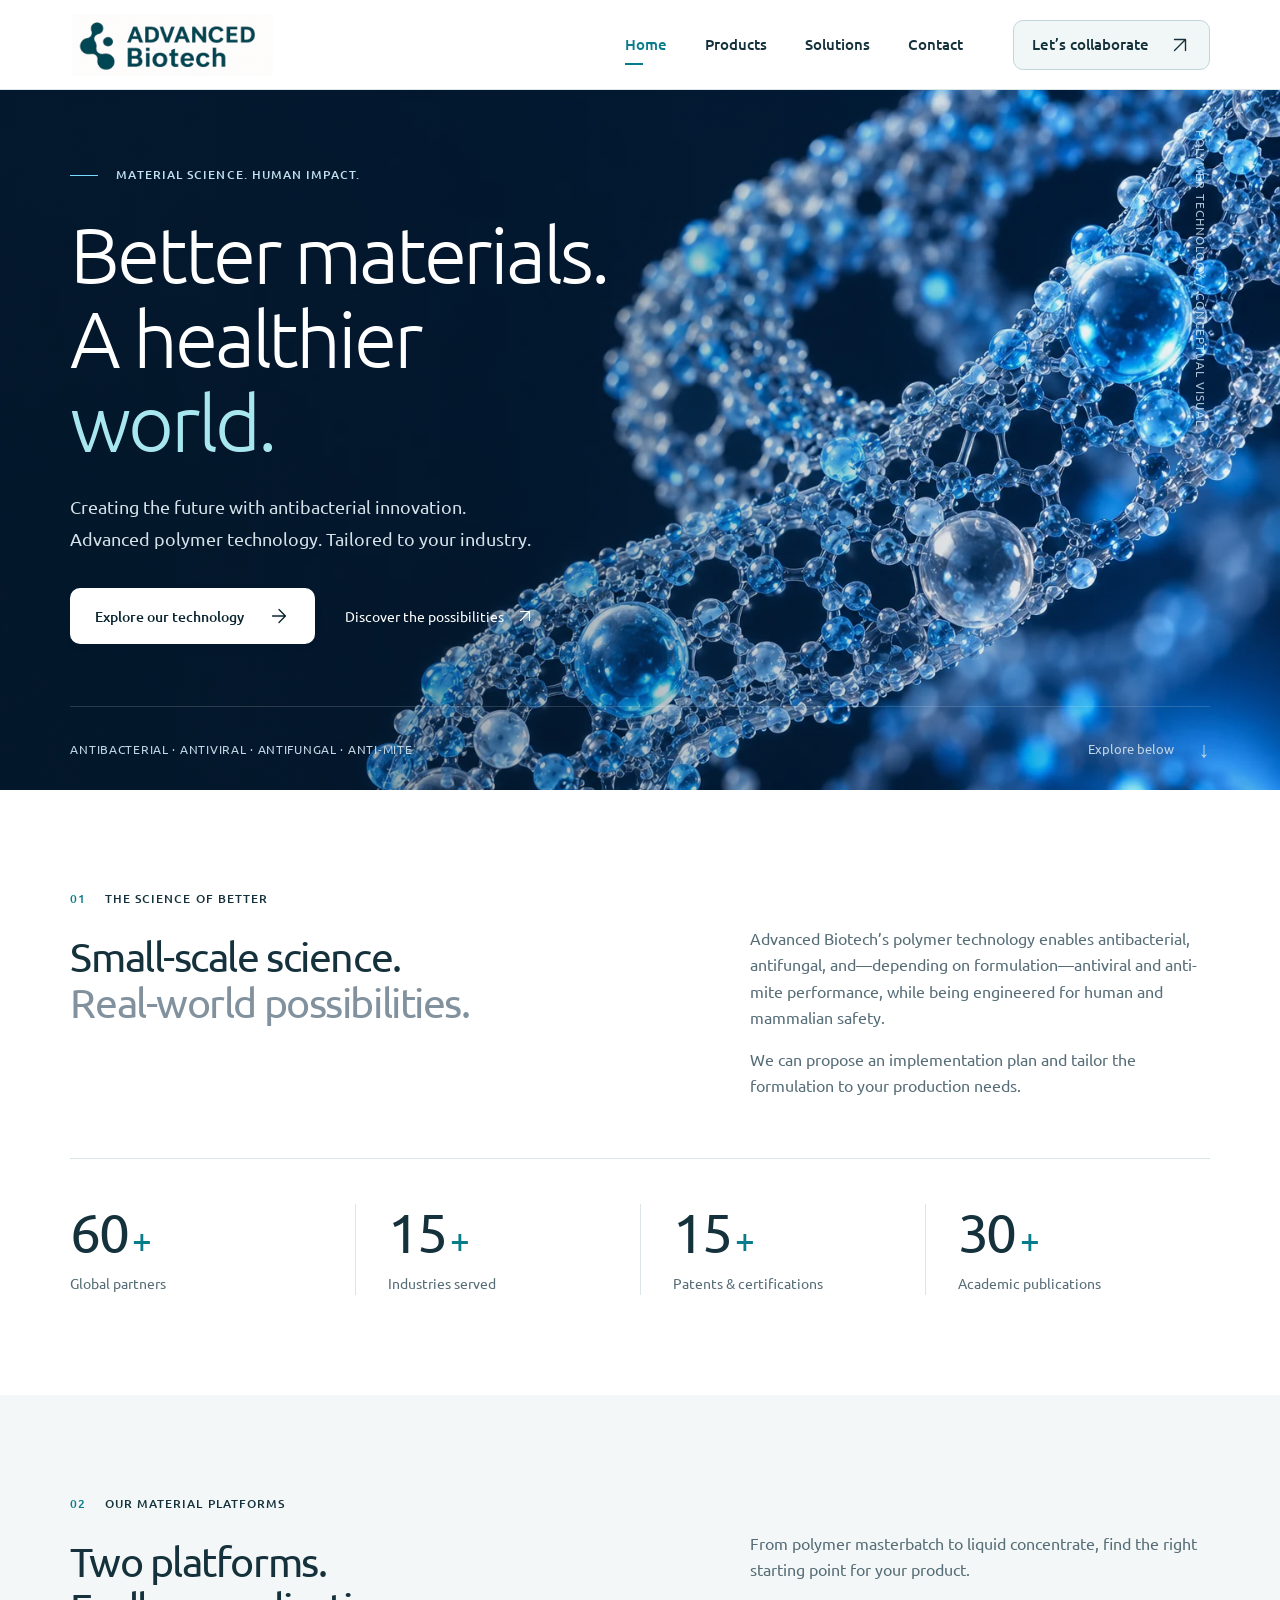
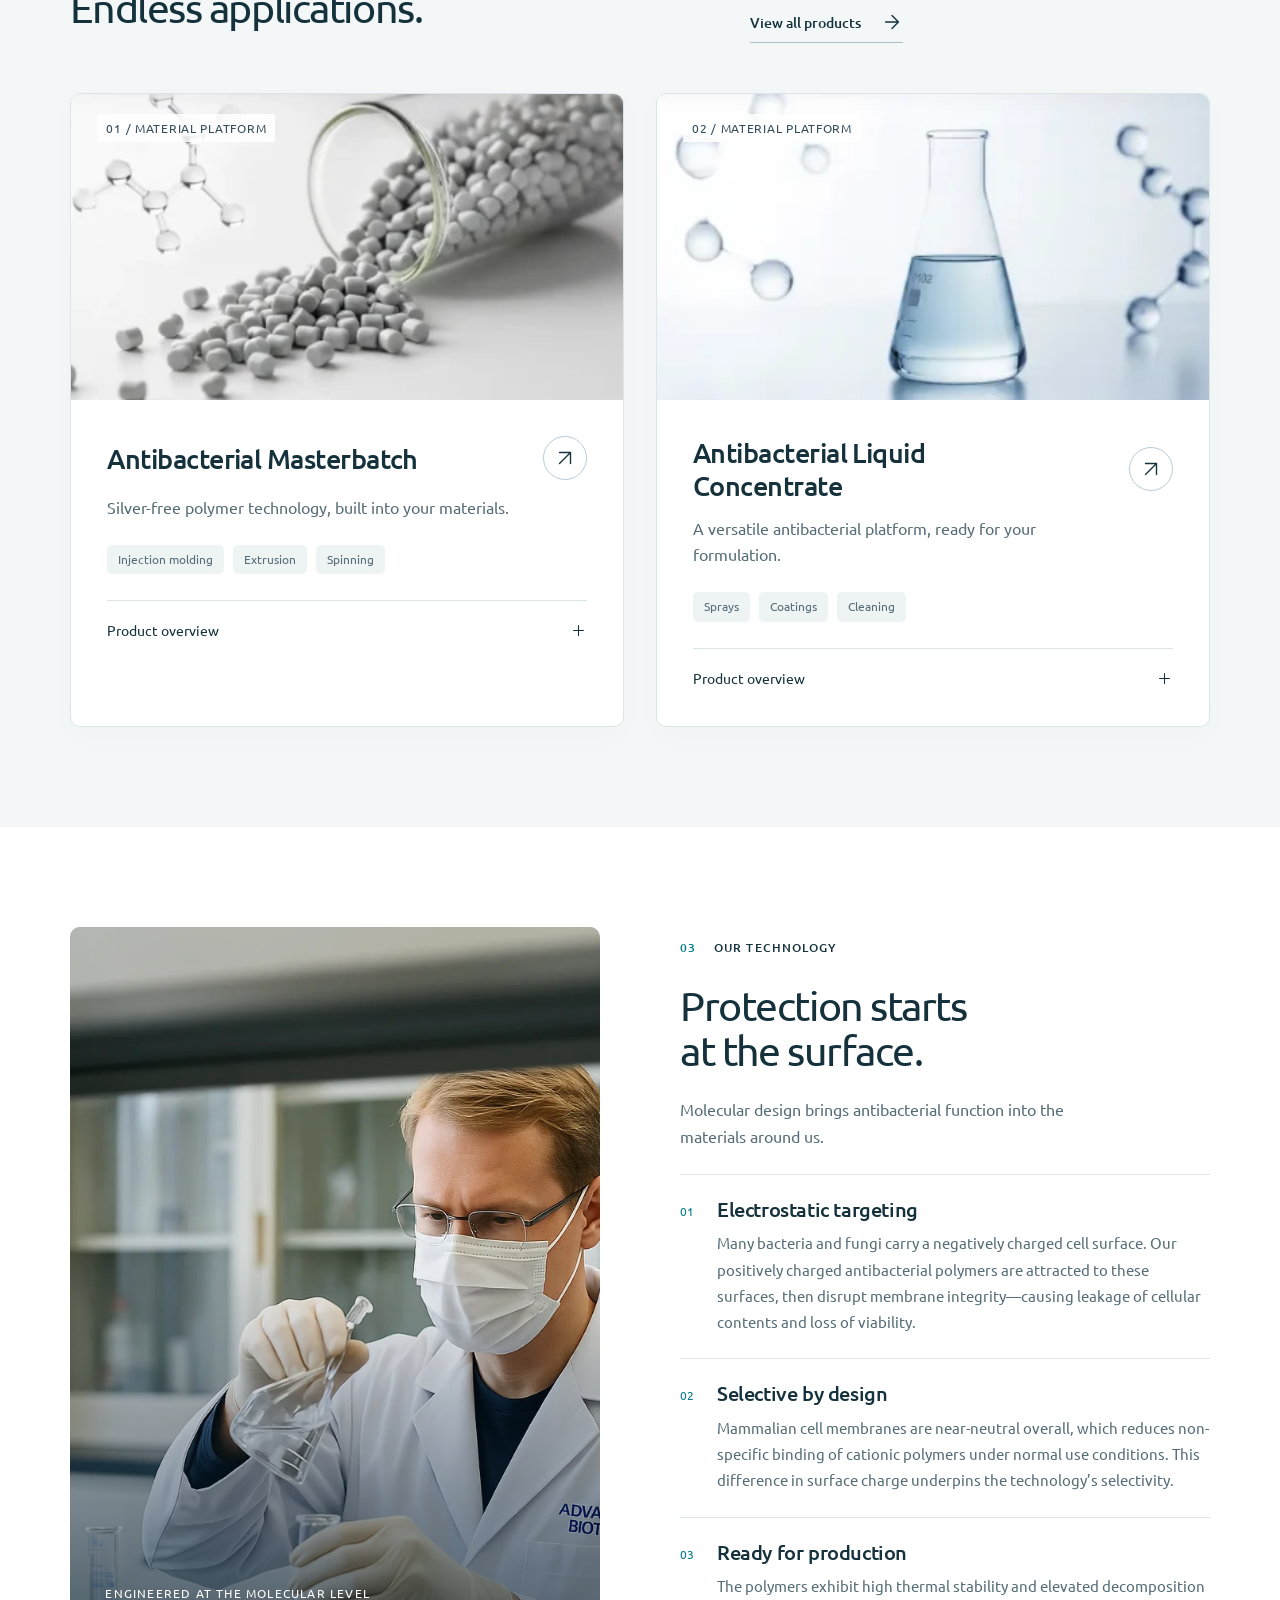
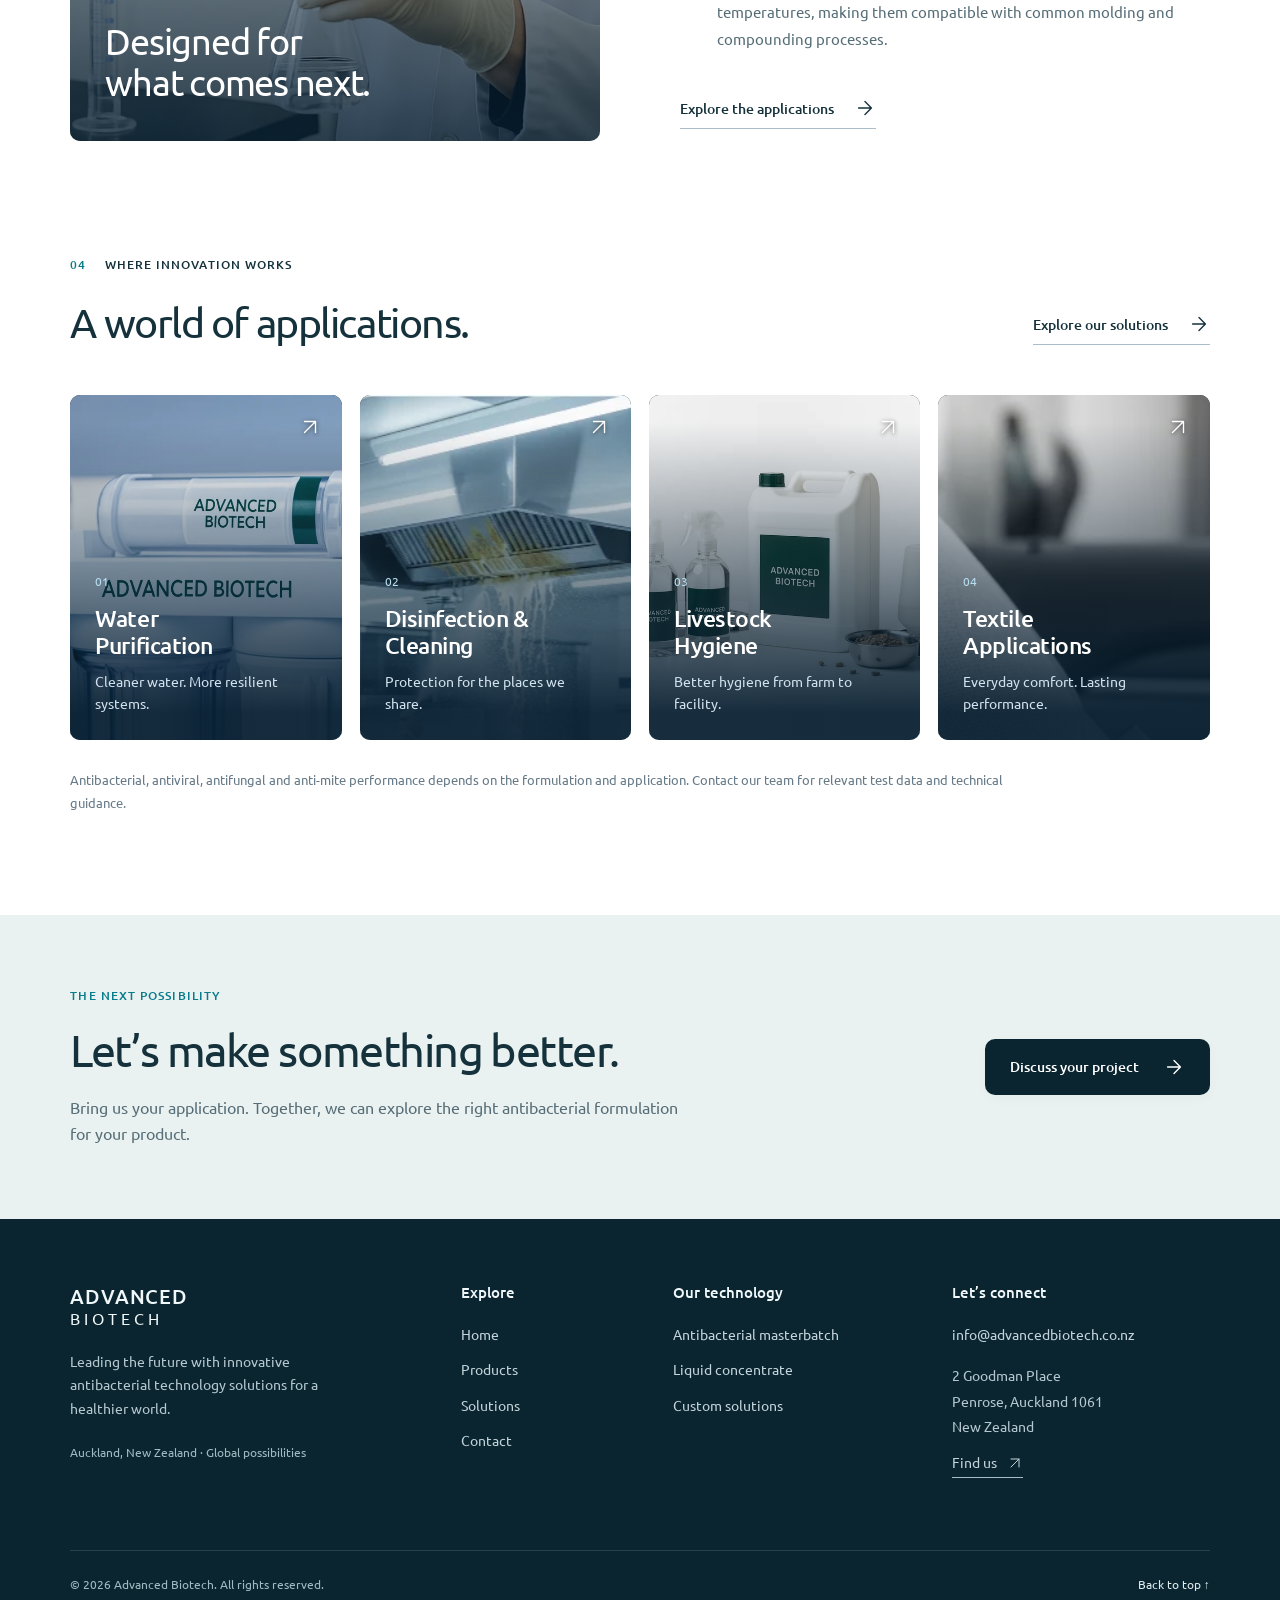
<file: docs/index.html>
<!doctype html>
<html lang="en">
  <head>
    <meta charset="utf-8">
    <meta name="viewport" content="width=device-width, initial-scale=1">
    <meta name="theme-color" content="#0a2530">
    <title>Antibacterial innovation for a healthier world | Advanced Biotech</title>
    <meta name="description" content="Advanced Biotech develops customizable antibacterial polymer materials, masterbatch and liquid concentrates for water, cleaning, agriculture and textiles.">
    <meta property="og:title" content="Antibacterial innovation for a healthier world | Advanced Biotech">
    <meta property="og:description" content="Advanced Biotech develops customizable antibacterial polymer materials, masterbatch and liquid concentrates for water, cleaning, agriculture and textiles.">
    <meta property="og:type" content="website">
    <link rel="preload" href="assets/fonts/ubuntu-regular.woff" as="font" type="font/woff" crossorigin>
    <link rel="icon" href="assets/images/favicon.svg" type="image/svg+xml">
    <link rel="preload" as="image" href="assets/images/polymer-hero.webp">
    <link rel="stylesheet" href="style.css">
    <link rel="stylesheet" href="assets/css/home.css">
    <link rel="stylesheet" href="assets/css/responsive.css">
    <script src="site-config.js" defer></script>
    <script src="main.js" defer></script>
  </head>
  <body id="top" data-page="index">
    <a class="skip-link" href="#main">Skip to content</a>
    <header class="site-header">
      <div class="container nav-shell">
        <a class="brand" href="index.html" aria-label="Advanced Biotech home">
          <img src="assets/images/logo.png" width="214" height="68" alt="Advanced Biotech">
        </a>
        <button class="menu-toggle" type="button" aria-expanded="false" aria-controls="main-nav" aria-label="Open menu">
          <span></span>
          <span></span>
        </button>
        <nav class="main-nav" id="main-nav" aria-label="Main navigation">
          <a href="index.html" aria-current="page">Home</a>
          <a href="products.html">Products</a>
          <a href="solutions.html">Solutions</a>
          <a href="contact.html">Contact</a>
          <a class="nav-cta" href="contact.html#enquiry">
            Let’s collaborate
            <svg
              class="icon"
              viewBox="0 0 24 24"
              fill="none"
              stroke="currentColor"
              stroke-width="1.5"
              stroke-linecap="round"
              stroke-linejoin="round"
              aria-hidden="true"
            >
              <path d="M6 18 18 6M6 6h12v12"></path>
            </svg>
          </a>
        </nav>
      </div>
    </header>
    <main id="main">
      <section class="home-hero">
        <img
          class="hero-art"
          src="assets/images/polymer-hero.webp"
          alt="Conceptual illustration of a luminous blue polymer structure"
          width="1536"
          height="1024"
          fetchpriority="high"
        >
        <div class="hero-shade"></div>
        <div class="container hero-layout">
          <div class="hero-copy">
            <p class="eyebrow">MATERIAL SCIENCE. HUMAN IMPACT.</p>
            <h1>Better materials.<br>A healthier<br> <em>world.</em> </h1>
            <p>Creating the future with antibacterial innovation.<br>Advanced polymer technology. Tailored to your industry.</p>
            <div class="hero-actions">
              <a class="button button-white" href="products.html">
                Explore our technology
                <svg
                  class="icon"
                  viewBox="0 0 24 24"
                  fill="none"
                  stroke="currentColor"
                  stroke-width="1.5"
                  stroke-linecap="round"
                  stroke-linejoin="round"
                  aria-hidden="true"
                >
                  <path d="M5 12h14M12 5l7 7-7 7"></path>
                </svg>
              </a>
              <a class="hero-secondary" href="solutions.html">
                Discover the possibilities
                <svg
                  class="icon"
                  viewBox="0 0 24 24"
                  fill="none"
                  stroke="currentColor"
                  stroke-width="1.5"
                  stroke-linecap="round"
                  stroke-linejoin="round"
                  aria-hidden="true"
                >
                  <path d="M6 18 18 6M6 6h12v12"></path>
                </svg>
              </a>
            </div>
          </div>
          <div class="hero-bottom">
            <span>ANTIBACTERIAL · ANTIVIRAL · ANTIFUNGAL · ANTI-MITE</span>
            <a href="#innovation">
              Explore below
              <span>↓</span>
            </a>
          </div>
        </div>
        <span class="hero-caption">POLYMER TECHNOLOGY / CONCEPTUAL VISUAL</span>
      </section>
      <section class="intro-section section" id="innovation">
        <div class="container">
          <div class="section-heading">
            <div>
              <p class="eyebrow"> <span>01</span>THE SCIENCE OF BETTER</p>
              <h2>Small-scale science.<br> <span class="muted">Real-world possibilities.</span> </h2>
            </div>
            <div class="heading-description">
              <p>Advanced Biotech’s polymer technology enables antibacterial, antifungal, and—depending on formulation—antiviral and anti-mite performance, while being engineered for human and mammalian safety.</p>
              <p>We can propose an implementation plan and tailor the formulation to your production needs.</p>
            </div>
          </div>
          <div class="stats-grid" aria-label="Our track record">
            <div class="stat">
              <strong>60<span>+</span> </strong>
              <p>Global partners</p>
            </div>
            <div class="stat">
              <strong>15<span>+</span> </strong>
              <p>Industries served</p>
            </div>
            <div class="stat">
              <strong>15<span>+</span> </strong>
              <p>Patents &amp; certifications</p>
            </div>
            <div class="stat">
              <strong>30<span>+</span> </strong>
              <p>Academic publications</p>
            </div>
          </div>
        </div>
      </section>
      <section class="section platform-section">
        <div class="container">
          <div class="section-heading">
            <div>
              <p class="eyebrow"> <span>02</span>OUR MATERIAL PLATFORMS</p>
              <h2>Two platforms.<br>Endless applications.</h2>
            </div>
            <div class="heading-description">
              <p>From polymer masterbatch to liquid concentrate, find the right starting point for your product.</p>
              <a class="text-link" href="products.html">
                View all products
                <svg
                  class="icon"
                  viewBox="0 0 24 24"
                  fill="none"
                  stroke="currentColor"
                  stroke-width="1.5"
                  stroke-linecap="round"
                  stroke-linejoin="round"
                  aria-hidden="true"
                >
                  <path d="M5 12h14M12 5l7 7-7 7"></path>
                </svg>
              </a>
            </div>
          </div>
          <div class="platform-grid">
            <article class="platform-card">
              <a class="platform-image" href="products.html#masterbatch" aria-label="Explore Antibacterial Masterbatch">
                <img
                  src="assets/images/masterbatch.webp"
                  alt="Antibacterial Masterbatch"
                  loading="lazy"
                  decoding="async"
                  width="1000"
                  height="667"
                >
                <span class="image-index">01 / MATERIAL PLATFORM</span>
              </a>
              <div class="platform-body">
                <div class="platform-heading">
                  <h3>Antibacterial Masterbatch</h3>
                  <a
                    class="circle-link"
                    href="products.html#masterbatch"
                    aria-label="Explore Antibacterial Masterbatch"
                  >
                    <svg
                      class="icon"
                      viewBox="0 0 24 24"
                      fill="none"
                      stroke="currentColor"
                      stroke-width="1.5"
                      stroke-linecap="round"
                      stroke-linejoin="round"
                      aria-hidden="true"
                    >
                      <path d="M6 18 18 6M6 6h12v12"></path>
                    </svg>
                  </a>
                </div>
                <p>Silver-free polymer technology, built into your materials.</p>
                <div class="tags">
                  <span>Injection molding</span>
                  <span>Extrusion</span>
                  <span>Spinning</span>
                </div>
                <details class="text-details">
                  <summary>
                    Product overview
                    <svg
                      class="icon"
                      viewBox="0 0 24 24"
                      fill="none"
                      stroke="currentColor"
                      stroke-width="1.5"
                      stroke-linecap="round"
                      stroke-linejoin="round"
                      aria-hidden="true"
                    >
                      <path d="M12 5v14M5 12h14"></path>
                    </svg>
                  </summary>
                  <p>Crafted using molecular-level engineering, this product integrates a polymeric organic antibacterial agent to deliver excellent performance against bacteria, viruses, molds, and mites. It contains no silver, eliminating concerns about discoloration or metal corrosion, making it safe to embed into diverse materials. Widely applied across food packaging, textiles, livestock, and water purification, it sustains stable efficacy over extended periods. Customization is available to tailor it to your application needs.</p>
                </details>
              </div>
            </article>
            <article class="platform-card">
              <a
                class="platform-image"
                href="products.html#liquid-concentrate"
                aria-label="Explore Antibacterial Liquid Concentrate"
              >
                <img
                  src="assets/images/liquid-concentrate.webp"
                  alt="Antibacterial Liquid Concentrate"
                  loading="lazy"
                  decoding="async"
                  width="1000"
                  height="667"
                >
                <span class="image-index">02 / MATERIAL PLATFORM</span>
              </a>
              <div class="platform-body">
                <div class="platform-heading">
                  <h3>Antibacterial Liquid Concentrate</h3>
                  <a
                    class="circle-link"
                    href="products.html#liquid-concentrate"
                    aria-label="Explore Antibacterial Liquid Concentrate"
                  >
                    <svg
                      class="icon"
                      viewBox="0 0 24 24"
                      fill="none"
                      stroke="currentColor"
                      stroke-width="1.5"
                      stroke-linecap="round"
                      stroke-linejoin="round"
                      aria-hidden="true"
                    >
                      <path d="M6 18 18 6M6 6h12v12"></path>
                    </svg>
                  </a>
                </div>
                <p>A versatile antibacterial platform, ready for your formulation.</p>
                <div class="tags">
                  <span>Sprays</span>
                  <span>Coatings</span>
                  <span>Cleaning</span>
                </div>
                <details class="text-details">
                  <summary>
                    Product overview
                    <svg
                      class="icon"
                      viewBox="0 0 24 24"
                      fill="none"
                      stroke="currentColor"
                      stroke-width="1.5"
                      stroke-linecap="round"
                      stroke-linejoin="round"
                      aria-hidden="true"
                    >
                      <path d="M12 5v14M5 12h14"></path>
                    </svg>
                  </summary>
                  <p>A versatile and high-strength antibacterial concentrate, this product contains polymeric organic actives designed to provide effective protection. In its liquid form, it integrates seamlessly into existing blending and filling lines, allowing manufacturers to easily incorporate it into their production processes. It delivers consistent antibacterial function across a wide range of products, ensuring reliable performance in diverse applications.</p>
                </details>
              </div>
            </article>
          </div>
        </div>
      </section>
      <section class="science-section section">
        <div class="container science-layout">
          <div class="science-image">
            <img
              src="assets/images/research.webp"
              alt="Laboratory research illustration"
              loading="lazy"
              decoding="async"
              width="1000"
              height="667"
            >
            <div class="science-image-label">
              <span>ENGINEERED AT THE MOLECULAR LEVEL</span>
              <strong>Designed for<br>what comes next.</strong>
            </div>
          </div>
          <div class="science-copy">
            <p class="eyebrow"> <span>03</span>OUR TECHNOLOGY</p>
            <h2>Protection starts<br>at the surface.</h2>
            <p class="science-lead">Molecular design brings antibacterial function into the materials around us.</p>
            <div class="science-points">
              <div class="science-point">
                <span>01</span>
                <div>
                  <h3>Electrostatic targeting</h3>
                  <p>Many bacteria and fungi carry a negatively charged cell surface. Our positively charged antibacterial polymers are attracted to these surfaces, then disrupt membrane integrity—causing leakage of cellular contents and loss of viability.</p>
                </div>
              </div>
              <div class="science-point">
                <span>02</span>
                <div>
                  <h3>Selective by design</h3>
                  <p>Mammalian cell membranes are near-neutral overall, which reduces non-specific binding of cationic polymers under normal use conditions. This difference in surface charge underpins the technology’s selectivity.</p>
                </div>
              </div>
              <div class="science-point">
                <span>03</span>
                <div>
                  <h3>Ready for production</h3>
                  <p>The polymers exhibit high thermal stability and elevated decomposition temperatures, making them compatible with common molding and compounding processes.</p>
                </div>
              </div>
            </div>
            <a class="text-link" href="solutions.html">
              Explore the applications
              <svg
                class="icon"
                viewBox="0 0 24 24"
                fill="none"
                stroke="currentColor"
                stroke-width="1.5"
                stroke-linecap="round"
                stroke-linejoin="round"
                aria-hidden="true"
              >
                <path d="M5 12h14M12 5l7 7-7 7"></path>
              </svg>
            </a>
          </div>
        </div>
      </section>
      <section class="section industries-section">
        <div class="container">
          <div class="section-heading">
            <div>
              <p class="eyebrow"> <span>04</span>WHERE INNOVATION WORKS</p>
              <h2>A world of applications.</h2>
            </div>
            <a class="text-link" href="solutions.html">
              Explore our solutions
              <svg
                class="icon"
                viewBox="0 0 24 24"
                fill="none"
                stroke="currentColor"
                stroke-width="1.5"
                stroke-linecap="round"
                stroke-linejoin="round"
                aria-hidden="true"
              >
                <path d="M5 12h14M12 5l7 7-7 7"></path>
              </svg>
            </a>
          </div>
          <div class="industry-grid">
            <a class="industry-card" href="solutions.html#water">
              <img
                src="assets/images/water-equipment.webp"
                alt="Water Purification"
                loading="lazy"
                decoding="async"
                width="1000"
                height="667"
              >
              <div class="industry-card-content">
                <span>01</span>
                <h3>Water Purification</h3>
                <p>Cleaner water. More resilient systems.</p>
                <svg
                  class="icon"
                  viewBox="0 0 24 24"
                  fill="none"
                  stroke="currentColor"
                  stroke-width="1.5"
                  stroke-linecap="round"
                  stroke-linejoin="round"
                  aria-hidden="true"
                >
                  <path d="M6 18 18 6M6 6h12v12"></path>
                </svg>
              </div>
            </a>
            <a class="industry-card" href="solutions.html#cleaning">
              <img
                src="assets/images/food-processing.webp"
                alt="Disinfection &amp; Cleaning"
                loading="lazy"
                decoding="async"
                width="1000"
                height="667"
              >
              <div class="industry-card-content">
                <span>02</span>
                <h3>Disinfection &amp; Cleaning</h3>
                <p>Protection for the places we share.</p>
                <svg
                  class="icon"
                  viewBox="0 0 24 24"
                  fill="none"
                  stroke="currentColor"
                  stroke-width="1.5"
                  stroke-linecap="round"
                  stroke-linejoin="round"
                  aria-hidden="true"
                >
                  <path d="M6 18 18 6M6 6h12v12"></path>
                </svg>
              </div>
            </a>
            <a class="industry-card" href="solutions.html#livestock">
              <img
                src="assets/images/livestock-solutions.webp"
                alt="Livestock Hygiene"
                loading="lazy"
                decoding="async"
                width="1000"
                height="667"
              >
              <div class="industry-card-content">
                <span>03</span>
                <h3>Livestock Hygiene</h3>
                <p>Better hygiene from farm to facility.</p>
                <svg
                  class="icon"
                  viewBox="0 0 24 24"
                  fill="none"
                  stroke="currentColor"
                  stroke-width="1.5"
                  stroke-linecap="round"
                  stroke-linejoin="round"
                  aria-hidden="true"
                >
                  <path d="M6 18 18 6M6 6h12v12"></path>
                </svg>
              </div>
            </a>
            <a class="industry-card" href="solutions.html#textiles">
              <img
                src="assets/images/textiles.webp"
                alt="Textile Applications"
                loading="lazy"
                decoding="async"
                width="1000"
                height="667"
              >
              <div class="industry-card-content">
                <span>04</span>
                <h3>Textile Applications</h3>
                <p>Everyday comfort. Lasting performance.</p>
                <svg
                  class="icon"
                  viewBox="0 0 24 24"
                  fill="none"
                  stroke="currentColor"
                  stroke-width="1.5"
                  stroke-linecap="round"
                  stroke-linejoin="round"
                  aria-hidden="true"
                >
                  <path d="M6 18 18 6M6 6h12v12"></path>
                </svg>
              </div>
            </a>
          </div>
          <p class="technical-note">Antibacterial, antiviral, antifungal and anti-mite performance depends on the formulation and application. Contact our team for relevant test data and technical guidance.</p>
        </div>
      </section>
      <section class="cta-band">
        <div class="container cta-inner">
          <div>
            <p class="eyebrow">THE NEXT POSSIBILITY</p>
            <h2>Let’s make something better.</h2>
            <p>Bring us your application. Together, we can explore the right antibacterial formulation for your product.</p>
          </div>
          <a class="button button-dark" href="contact.html#enquiry">
            Discuss your project
            <svg
              class="icon"
              viewBox="0 0 24 24"
              fill="none"
              stroke="currentColor"
              stroke-width="1.5"
              stroke-linecap="round"
              stroke-linejoin="round"
              aria-hidden="true"
            >
              <path d="M5 12h14M12 5l7 7-7 7"></path>
            </svg>
          </a>
        </div>
      </section>
    </main>
    <footer class="site-footer">
      <div class="container">
        <div class="footer-top">
          <div class="footer-brand">
            <a href="index.html" class="footer-wordmark">
              ADVANCED
              <span>BIOTECH</span>
            </a>
            <p>Leading the future with innovative antibacterial technology solutions for a healthier world.</p>
            <span class="footer-origin">Auckland, New Zealand · Global possibilities</span>
          </div>
          <div>
            <h2>Explore</h2>
            <a href="index.html">Home</a>
            <a href="products.html">Products</a>
            <a href="solutions.html">Solutions</a>
            <a href="contact.html">Contact</a>
          </div>
          <div>
            <h2>Our technology</h2>
            <a href="products.html#masterbatch">Antibacterial masterbatch</a>
            <a href="products.html#liquid-concentrate">Liquid concentrate</a>
            <a href="solutions.html">Custom solutions</a>
          </div>
          <div class="footer-contact">
            <h2>Let’s connect</h2>
            <a href="mailto:info@advancedbiotech.co.nz">info@advancedbiotech.co.nz</a>
            <address>2 Goodman Place<br>Penrose, Auckland 1061<br>New Zealand</address>
            <a
              class="footer-map"
              href="https://www.google.com/maps/search/?api=1&amp;query=2%20Goodman%20Place%20Penrose%20Auckland%201061"
              target="_blank"
              rel="noopener noreferrer"
            >
              Find us
              <svg
                class="icon"
                viewBox="0 0 24 24"
                fill="none"
                stroke="currentColor"
                stroke-width="1.5"
                stroke-linecap="round"
                stroke-linejoin="round"
                aria-hidden="true"
              >
                <path d="M6 18 18 6M6 6h12v12"></path>
              </svg>
            </a>
          </div>
        </div>
        <div class="footer-bottom">
          <p>© <span data-year>2026</span> Advanced Biotech. All rights reserved.</p>
          <a href="#top">Back to top ↑</a>
        </div>
      </div>
    </footer>
  </body>
</html>
</file>
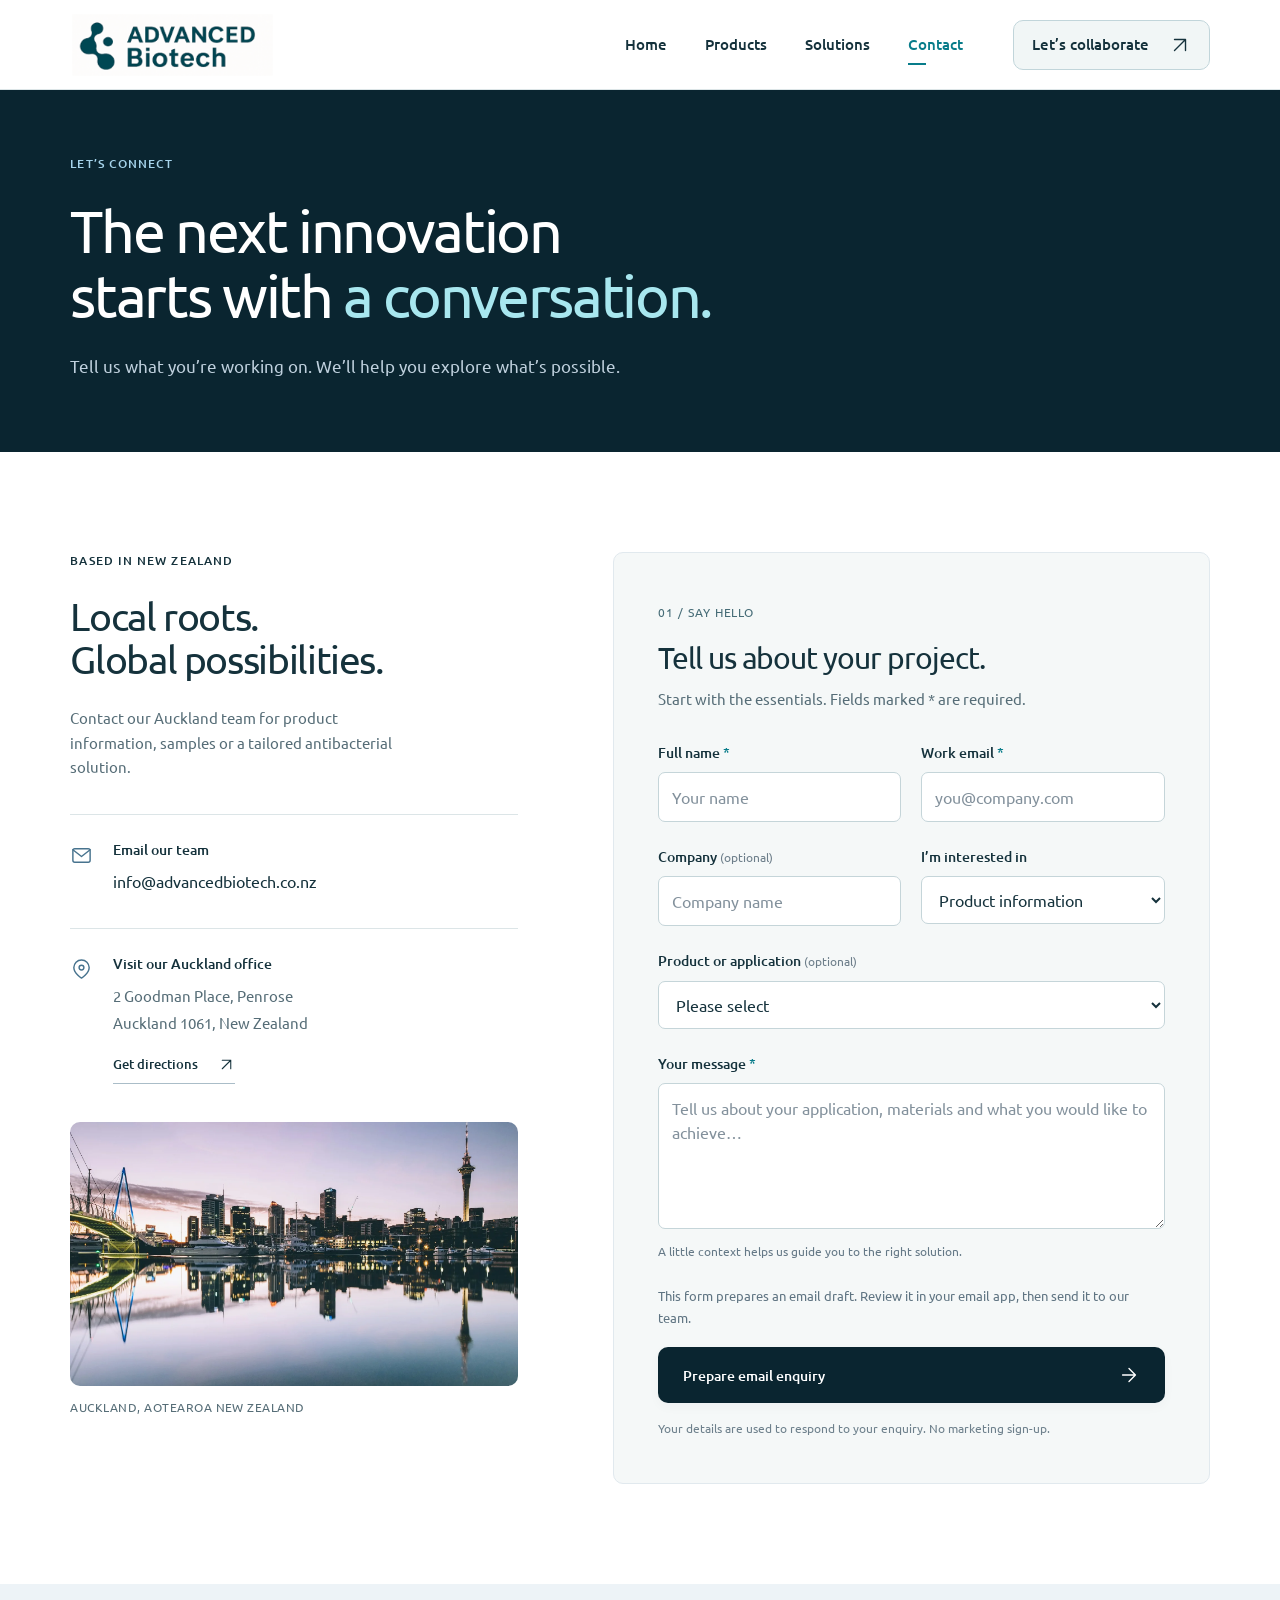
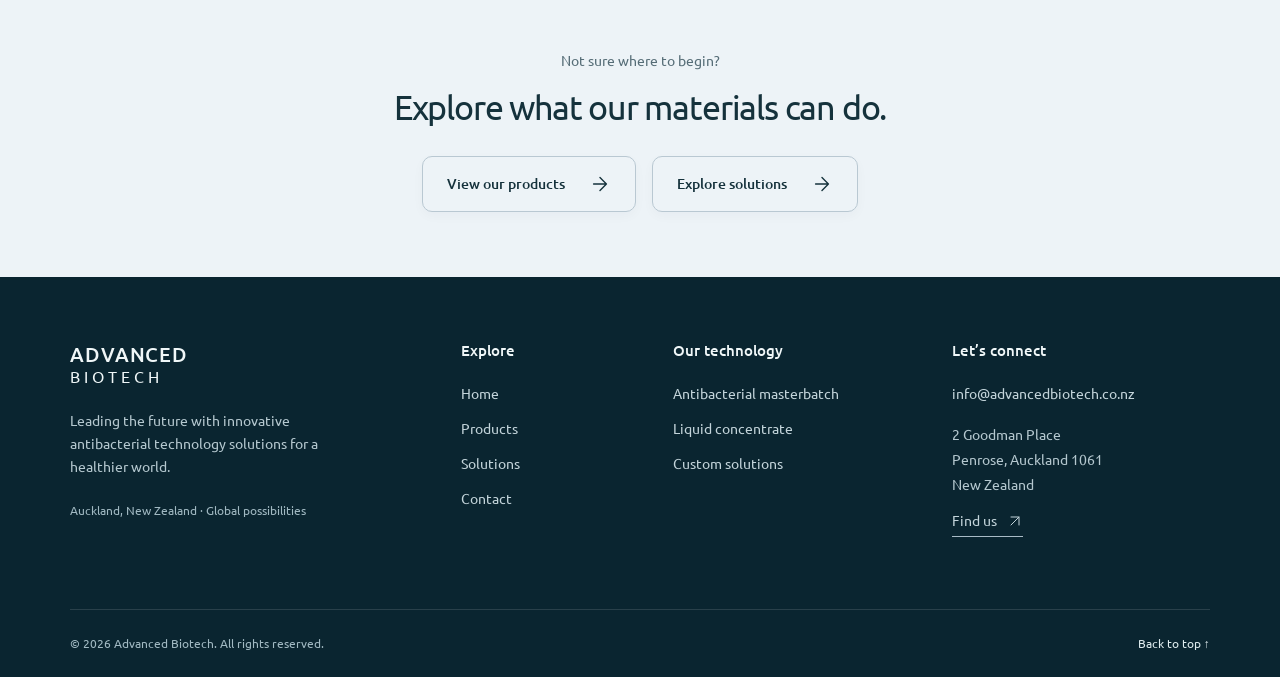
<file: docs/contact.html>
<!doctype html>
<html lang="en">
  <head>
    <meta charset="utf-8">
    <meta name="viewport" content="width=device-width, initial-scale=1">
    <meta name="theme-color" content="#0a2530">
    <title>Contact our Auckland team | Advanced Biotech</title>
    <meta name="description" content="Contact Advanced Biotech in Auckland for antibacterial product information, samples, technical specifications and custom formulations.">
    <meta property="og:title" content="Contact our Auckland team | Advanced Biotech">
    <meta property="og:description" content="Contact Advanced Biotech in Auckland for antibacterial product information, samples, technical specifications and custom formulations.">
    <meta property="og:type" content="website">
    <link rel="preload" href="assets/fonts/ubuntu-regular.woff" as="font" type="font/woff" crossorigin>
    <link rel="icon" href="assets/images/favicon.svg" type="image/svg+xml">
    <link rel="stylesheet" href="style.css">
    <link rel="stylesheet" href="assets/css/contact.css">
    <link rel="stylesheet" href="assets/css/responsive.css">
    <script src="site-config.js" defer></script>
    <script src="main.js" defer></script>
    <script src="assets/js/contact.js" defer></script>
  </head>
  <body id="top" data-page="contact">
    <a class="skip-link" href="#main">Skip to content</a>
    <header class="site-header">
      <div class="container nav-shell">
        <a class="brand" href="index.html" aria-label="Advanced Biotech home">
          <img src="assets/images/logo.png" width="214" height="68" alt="Advanced Biotech">
        </a>
        <button class="menu-toggle" type="button" aria-expanded="false" aria-controls="main-nav" aria-label="Open menu">
          <span></span>
          <span></span>
        </button>
        <nav class="main-nav" id="main-nav" aria-label="Main navigation">
          <a href="index.html">Home</a>
          <a href="products.html">Products</a>
          <a href="solutions.html">Solutions</a>
          <a href="contact.html" aria-current="page">Contact</a>
          <a class="nav-cta" href="contact.html#enquiry">
            Let’s collaborate
            <svg
              class="icon"
              viewBox="0 0 24 24"
              fill="none"
              stroke="currentColor"
              stroke-width="1.5"
              stroke-linecap="round"
              stroke-linejoin="round"
              aria-hidden="true"
            >
              <path d="M6 18 18 6M6 6h12v12"></path>
            </svg>
          </a>
        </nav>
      </div>
    </header>
    <main id="main">
      <section class="contact-hero">
        <div class="container">
          <p class="eyebrow">LET’S CONNECT</p>
          <h1>The next innovation<br>starts with <em>a conversation.</em> </h1>
          <p>Tell us what you’re working on. We’ll help you explore what’s possible.</p>
        </div>
      </section>
      <section class="section contact-section" id="enquiry">
        <div class="container contact-layout">
          <aside class="contact-info">
            <p class="eyebrow">BASED IN NEW ZEALAND</p>
            <h2>Local roots.<br>Global possibilities.</h2>
            <p>Contact our Auckland team for product information, samples or a tailored antibacterial solution.</p>
            <div class="contact-method">
              <svg
                class="icon"
                viewBox="0 0 24 24"
                fill="none"
                stroke="currentColor"
                stroke-width="1.5"
                stroke-linecap="round"
                stroke-linejoin="round"
                aria-hidden="true"
              >
                <rect x="3" y="5" width="18" height="14" rx="2"></rect>
                <path d="m3 6 9 7 9-7"></path>
              </svg>
              <div>
                <h3>Email our team</h3>
                <a href="mailto:info@advancedbiotech.co.nz">info@advancedbiotech.co.nz</a>
              </div>
            </div>
            <div class="contact-method">
              <svg
                class="icon"
                viewBox="0 0 24 24"
                fill="none"
                stroke="currentColor"
                stroke-width="1.5"
                stroke-linecap="round"
                stroke-linejoin="round"
                aria-hidden="true"
              >
                <path d="M20 10c0 6-8 11-8 11S4 16 4 10a8 8 0 1 1 16 0Z"></path>
                <circle cx="12" cy="10" r="2.5"></circle>
              </svg>
              <div>
                <h3>Visit our Auckland office</h3>
                <address>2 Goodman Place, Penrose<br>Auckland 1061, New Zealand</address>
                <a
                  class="text-link"
                  href="https://www.google.com/maps/search/?api=1&amp;query=2%20Goodman%20Place%20Penrose%20Auckland%201061"
                  target="_blank"
                  rel="noopener noreferrer"
                >
                  Get directions
                  <svg
                    class="icon"
                    viewBox="0 0 24 24"
                    fill="none"
                    stroke="currentColor"
                    stroke-width="1.5"
                    stroke-linecap="round"
                    stroke-linejoin="round"
                    aria-hidden="true"
                  >
                    <path d="M6 18 18 6M6 6h12v12"></path>
                  </svg>
                </a>
              </div>
            </div>
            <figure class="auckland-image">
              <img
                src="assets/images/auckland.webp"
                alt="Auckland waterfront and skyline"
                loading="lazy"
                decoding="async"
                width="1000"
                height="667"
              >
              <figcaption>AUCKLAND, AOTEAROA NEW ZEALAND</figcaption>
            </figure>
          </aside>
          <div class="enquiry-panel">
            <div class="form-heading">
              <span class="form-index">01 / SAY HELLO</span>
              <h2>Tell us about your project.</h2>
              <p>Start with the essentials. Fields marked * are required.</p>
            </div>
            <form id="contact-form" action="mailto:info@advancedbiotech.co.nz" method="post" enctype="text/plain">
              <div class="form-grid">
                <div class="field">
                  <label for="name">Full name <span>*</span> </label>
                  <input id="name" name="name" autocomplete="name" placeholder="Your name" maxlength="100" required>
                </div>
                <div class="field">
                  <label for="email">Work email <span>*</span> </label>
                  <input
                    id="email"
                    name="email"
                    type="email"
                    autocomplete="email"
                    placeholder="you@company.com"
                    maxlength="254"
                    required
                  >
                </div>
                <div class="field">
                  <label for="company">Company <span class="optional">(optional)</span> </label>
                  <input
                    id="company"
                    name="company"
                    autocomplete="organization"
                    placeholder="Company name"
                    maxlength="150"
                  >
                </div>
                <div class="field">
                  <label for="interest">I’m interested in</label>
                  <select id="interest" name="interest">
                    <option>Product information</option>
                    <option>Samples &amp; testing</option>
                    <option>Custom formulation</option>
                    <option>Partnerships</option>
                    <option>General enquiry</option>
                  </select>
                </div>
                <div class="field field-full">
                  <label for="product">Product or application <span class="optional">(optional)</span> </label>
                  <select id="product" name="product">
                    <option value="">Please select</option>
                    <option value="Antibacterial Masterbatch">Antibacterial Masterbatch</option>
                    <option value="Antibacterial Liquid Concentrate">Antibacterial Liquid Concentrate</option>
                    <option value="Antibacterial Liquid / Disinfectant Spray">Antibacterial Liquid / Disinfectant Spray</option>
                    <option value="Cleaning Solution for Food Processing Sites">Cleaning Solution for Food Processing Sites</option>
                    <option value="Daily Cleaning Solution">Daily Cleaning Solution</option>
                    <option value="Wet Wipes and Sanitary Cloths">Wet Wipes and Sanitary Cloths</option>
                    <option value="Antibacterial Coating Agent">Antibacterial Coating Agent</option>
                    <option value="Pet Supplies">Pet Supplies</option>
                    <option value="Livestock Facilities">Livestock Facilities</option>
                    <option value="Automotive and Home Textiles">Automotive and Home Textiles</option>
                    <option value="Water Purification Equipment">Water Purification Equipment</option>
                    <option value="Food Packaging">Food Packaging</option>
                    <option value="Water Purification">Water Purification</option>
                    <option value="Disinfection &amp; Cleaning">Disinfection &amp; Cleaning</option>
                    <option value="Livestock Hygiene">Livestock Hygiene</option>
                    <option value="Textile Applications">Textile Applications</option>
                  </select>
                </div>
                <div class="field field-full">
                  <label for="message">Your message <span>*</span> </label>
                  <textarea
                    id="message"
                    name="message"
                    rows="5"
                    placeholder="Tell us about your application, materials and what you would like to achieve…"
                    minlength="10"
                    maxlength="5000"
                    required
                  ></textarea>
                  <span class="field-hint">A little context helps us guide you to the right solution.</span>
                </div>
              </div>
              <div class="honeypot" aria-hidden="true">
                <label for="website">Leave this field empty</label>
                <input id="website" name="website" type="text" tabindex="-1" autocomplete="off">
              </div>
              <p class="form-note" id="delivery-note">This form prepares an email draft. Review it in your email app, then send it to our team.</p>
              <button id="submit-enquiry" class="button button-dark" type="submit">
                <span>Prepare email enquiry</span>
                <svg
                  class="icon"
                  viewBox="0 0 24 24"
                  fill="none"
                  stroke="currentColor"
                  stroke-width="1.5"
                  stroke-linecap="round"
                  stroke-linejoin="round"
                  aria-hidden="true"
                >
                  <path d="M5 12h14M12 5l7 7-7 7"></path>
                </svg>
              </button>
              <p class="form-privacy">Your details are used to respond to your enquiry. No marketing sign-up.</p>
              <div id="form-status" class="form-status" role="status" aria-live="polite" tabindex="-1" hidden></div>
              <div id="email-fallback" class="email-fallback" hidden>
                <a id="email-draft-link" class="text-link" href="mailto:info@advancedbiotech.co.nz">
                  Open email draft
                  <svg
                    class="icon"
                    viewBox="0 0 24 24"
                    fill="none"
                    stroke="currentColor"
                    stroke-width="1.5"
                    stroke-linecap="round"
                    stroke-linejoin="round"
                    aria-hidden="true"
                  >
                    <path d="M6 18 18 6M6 6h12v12"></path>
                  </svg>
                </a>
                <button id="copy-enquiry" type="button" class="text-button">Copy enquiry text</button>
                <textarea
                  id="enquiry-copy"
                  class="copy-area"
                  aria-label="Enquiry text to copy"
                  readonly="readonly"
                  hidden
                ></textarea>
              </div>
              <noscript>
                <p class="form-note">Submitting opens your email app. You can also email info@advancedbiotech.co.nz directly.</p>
              </noscript>
            </form>
          </div>
        </div>
      </section>
      <section class="contact-bottom">
        <div class="container">
          <p>Not sure where to begin?</p>
          <h2>Explore what our materials can do.</h2>
          <div>
            <a class="button button-outline" href="products.html">
              View our products
              <svg
                class="icon"
                viewBox="0 0 24 24"
                fill="none"
                stroke="currentColor"
                stroke-width="1.5"
                stroke-linecap="round"
                stroke-linejoin="round"
                aria-hidden="true"
              >
                <path d="M5 12h14M12 5l7 7-7 7"></path>
              </svg>
            </a>
            <a class="button button-outline" href="solutions.html">
              Explore solutions
              <svg
                class="icon"
                viewBox="0 0 24 24"
                fill="none"
                stroke="currentColor"
                stroke-width="1.5"
                stroke-linecap="round"
                stroke-linejoin="round"
                aria-hidden="true"
              >
                <path d="M5 12h14M12 5l7 7-7 7"></path>
              </svg>
            </a>
          </div>
        </div>
      </section>
    </main>
    <footer class="site-footer">
      <div class="container">
        <div class="footer-top">
          <div class="footer-brand">
            <a href="index.html" class="footer-wordmark">
              ADVANCED
              <span>BIOTECH</span>
            </a>
            <p>Leading the future with innovative antibacterial technology solutions for a healthier world.</p>
            <span class="footer-origin">Auckland, New Zealand · Global possibilities</span>
          </div>
          <div>
            <h2>Explore</h2>
            <a href="index.html">Home</a>
            <a href="products.html">Products</a>
            <a href="solutions.html">Solutions</a>
            <a href="contact.html">Contact</a>
          </div>
          <div>
            <h2>Our technology</h2>
            <a href="products.html#masterbatch">Antibacterial masterbatch</a>
            <a href="products.html#liquid-concentrate">Liquid concentrate</a>
            <a href="solutions.html">Custom solutions</a>
          </div>
          <div class="footer-contact">
            <h2>Let’s connect</h2>
            <a href="mailto:info@advancedbiotech.co.nz">info@advancedbiotech.co.nz</a>
            <address>2 Goodman Place<br>Penrose, Auckland 1061<br>New Zealand</address>
            <a
              class="footer-map"
              href="https://www.google.com/maps/search/?api=1&amp;query=2%20Goodman%20Place%20Penrose%20Auckland%201061"
              target="_blank"
              rel="noopener noreferrer"
            >
              Find us
              <svg
                class="icon"
                viewBox="0 0 24 24"
                fill="none"
                stroke="currentColor"
                stroke-width="1.5"
                stroke-linecap="round"
                stroke-linejoin="round"
                aria-hidden="true"
              >
                <path d="M6 18 18 6M6 6h12v12"></path>
              </svg>
            </a>
          </div>
        </div>
        <div class="footer-bottom">
          <p>© <span data-year>2026</span> Advanced Biotech. All rights reserved.</p>
          <a href="#top">Back to top ↑</a>
        </div>
      </div>
    </footer>
  </body>
</html>
</file>
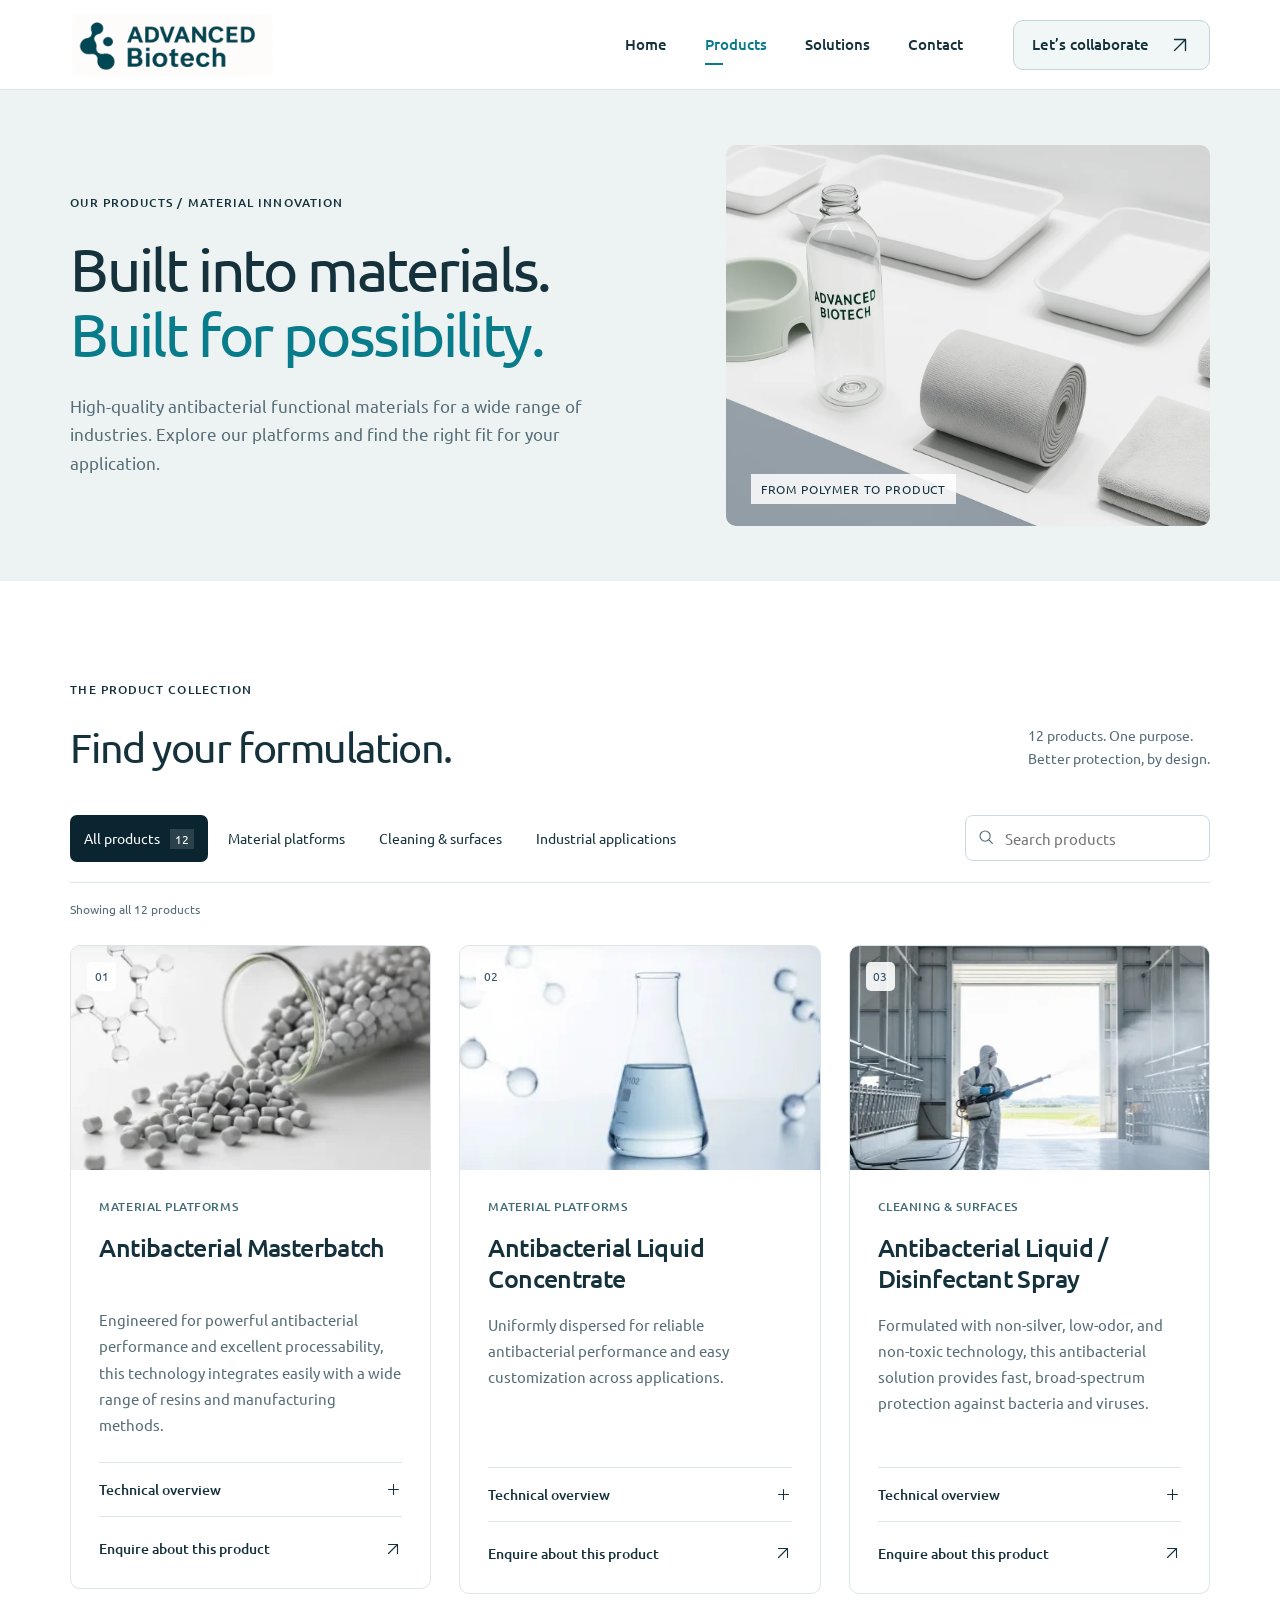
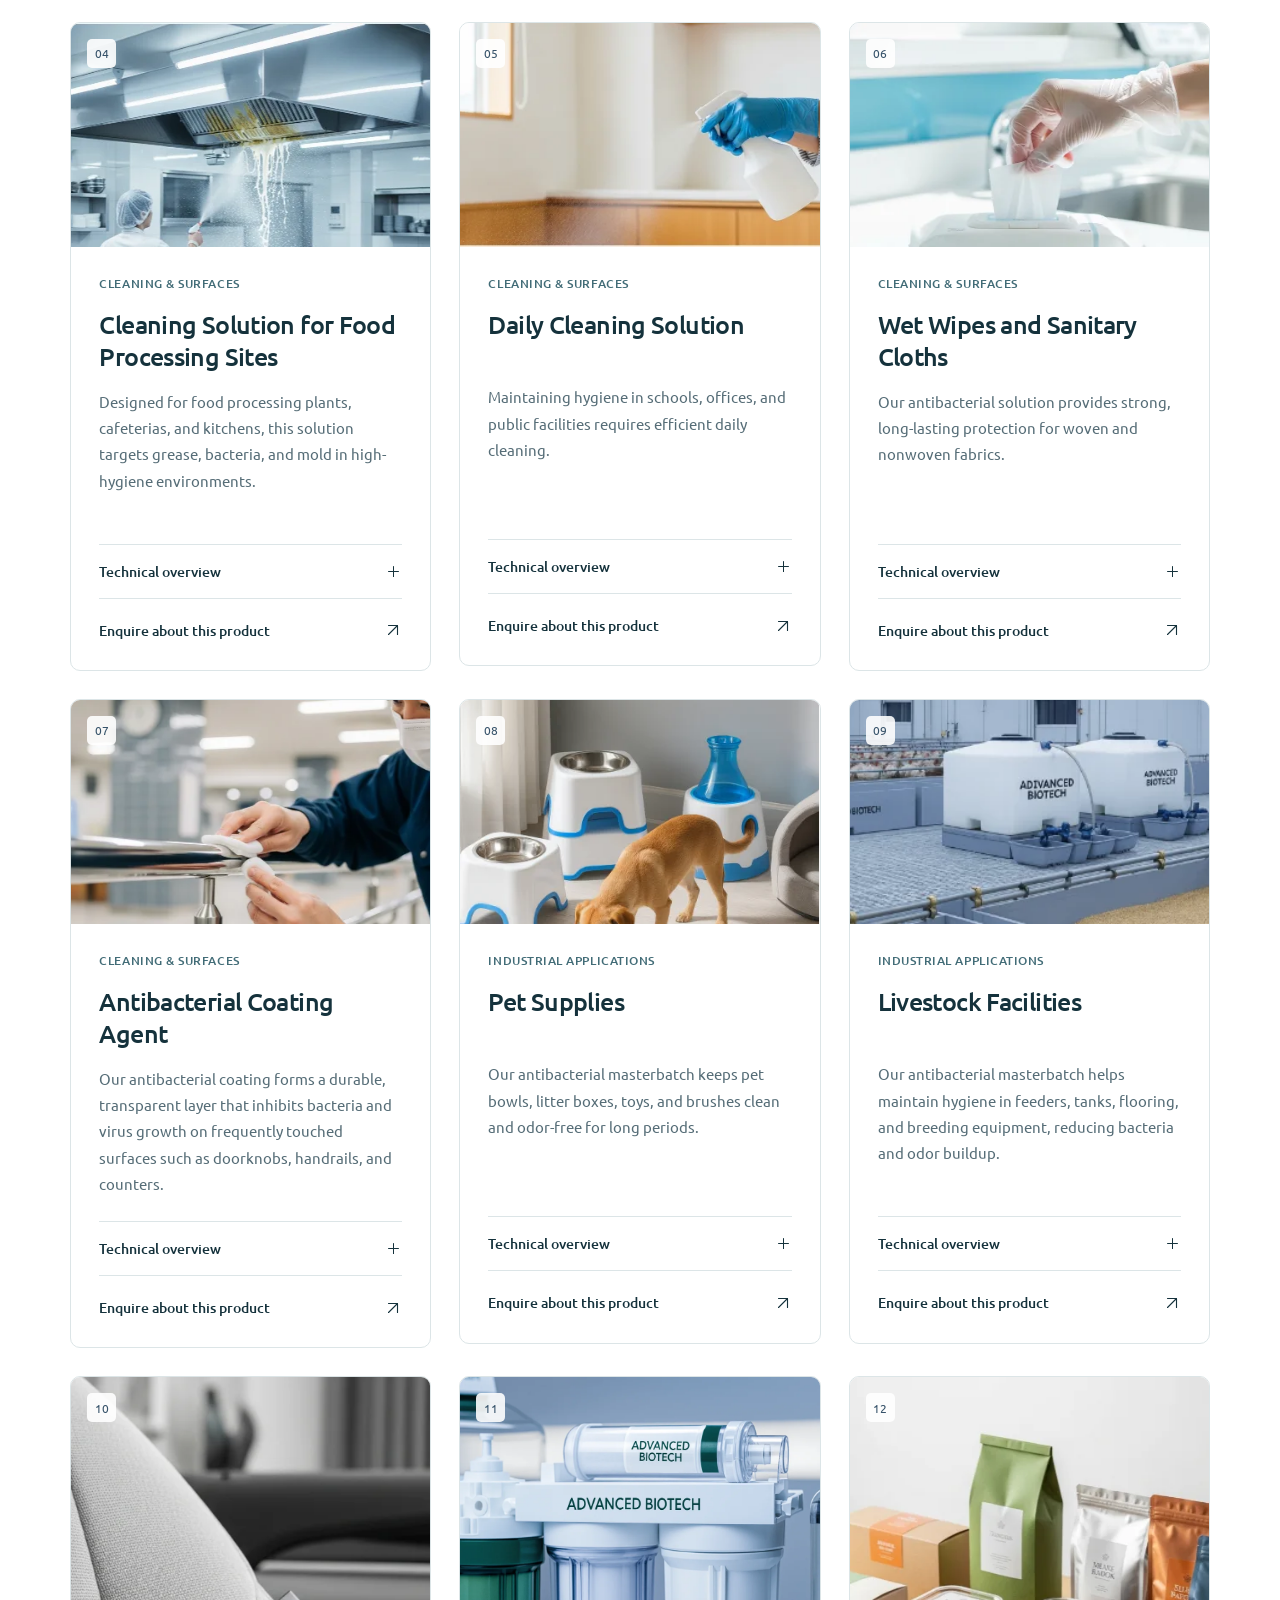
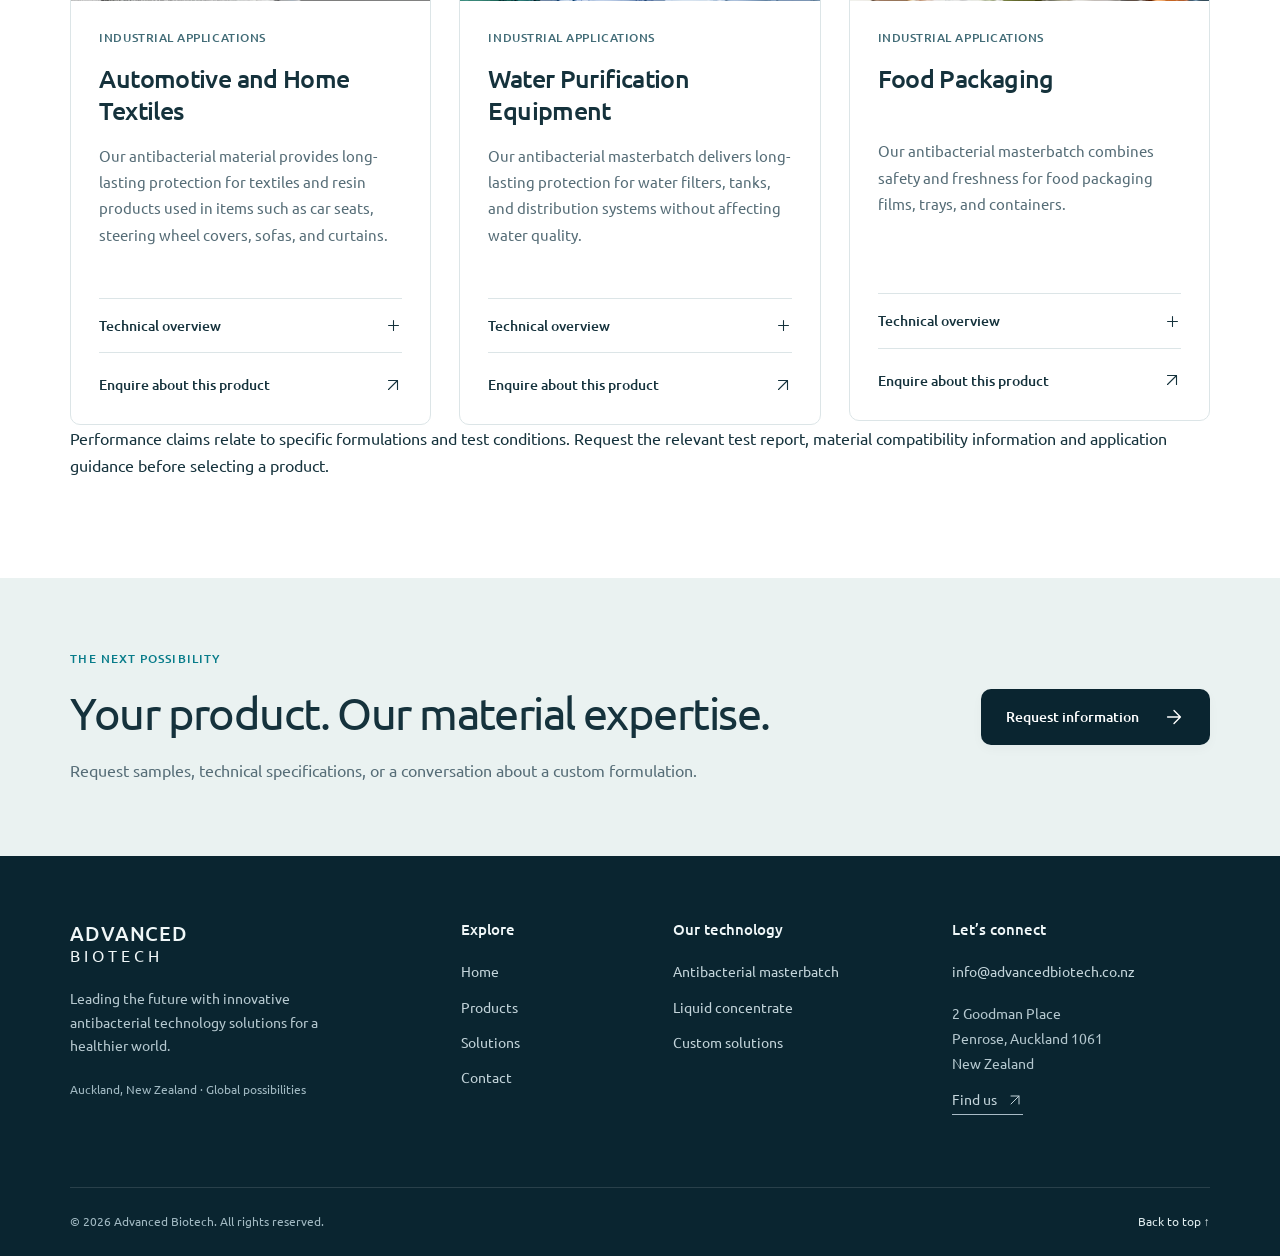
<file: docs/products.html>
<!doctype html>
<html lang="en">
  <head>
    <meta charset="utf-8">
    <meta name="viewport" content="width=device-width, initial-scale=1">
    <meta name="theme-color" content="#0a2530">
    <title>Antibacterial products &amp; materials | Advanced Biotech</title>
    <meta name="description" content="Explore 12 antibacterial products, including masterbatch, liquid concentrate, coatings, cleaning solutions, food packaging and textile applications.">
    <meta property="og:title" content="Antibacterial products &amp; materials | Advanced Biotech">
    <meta property="og:description" content="Explore 12 antibacterial products, including masterbatch, liquid concentrate, coatings, cleaning solutions, food packaging and textile applications.">
    <meta property="og:type" content="website">
    <link rel="preload" href="assets/fonts/ubuntu-regular.woff" as="font" type="font/woff" crossorigin>
    <link rel="icon" href="assets/images/favicon.svg" type="image/svg+xml">
    <link rel="stylesheet" href="style.css">
    <link rel="stylesheet" href="assets/css/products.css">
    <link rel="stylesheet" href="assets/css/responsive.css">
    <script src="site-config.js" defer></script>
    <script src="main.js" defer></script>
    <script src="assets/js/products.js" defer></script>
  </head>
  <body id="top" data-page="products">
    <a class="skip-link" href="#main">Skip to content</a>
    <header class="site-header">
      <div class="container nav-shell">
        <a class="brand" href="index.html" aria-label="Advanced Biotech home">
          <img src="assets/images/logo.png" width="214" height="68" alt="Advanced Biotech">
        </a>
        <button class="menu-toggle" type="button" aria-expanded="false" aria-controls="main-nav" aria-label="Open menu">
          <span></span>
          <span></span>
        </button>
        <nav class="main-nav" id="main-nav" aria-label="Main navigation">
          <a href="index.html">Home</a>
          <a href="products.html" aria-current="page">Products</a>
          <a href="solutions.html">Solutions</a>
          <a href="contact.html">Contact</a>
          <a class="nav-cta" href="contact.html#enquiry">
            Let’s collaborate
            <svg
              class="icon"
              viewBox="0 0 24 24"
              fill="none"
              stroke="currentColor"
              stroke-width="1.5"
              stroke-linecap="round"
              stroke-linejoin="round"
              aria-hidden="true"
            >
              <path d="M6 18 18 6M6 6h12v12"></path>
            </svg>
          </a>
        </nav>
      </div>
    </header>
    <main id="main">
      <section class="page-hero products-hero">
        <div class="container page-hero-grid">
          <div>
            <p class="eyebrow">OUR PRODUCTS / MATERIAL INNOVATION</p>
            <h1>Built into materials.<br> <em>Built for possibility.</em> </h1>
            <p>High-quality antibacterial functional materials for a wide range of industries. Explore our platforms and find the right fit for your application.</p>
          </div>
          <div class="page-hero-image">
            <img
              src="assets/images/product-overview.webp"
              alt="Antibacterial material application concepts"
              loading="eager"
              decoding="async"
              width="1000"
              height="667"
            >
            <span class="image-caption">FROM POLYMER TO PRODUCT</span>
          </div>
        </div>
      </section>
      <section class="catalog-section section" id="catalog">
        <div class="container">
          <div class="catalog-title">
            <div>
              <p class="eyebrow">THE PRODUCT COLLECTION</p>
              <h2>Find your formulation.</h2>
            </div>
            <p>12 products. One purpose.<br>Better protection, by design.</p>
          </div>
          <div class="catalog-tools" hidden data-enhanced>
            <div class="filter-buttons" role="group" aria-label="Filter products by category">
              <button type="button" data-filter="all" aria-pressed="true">
                All products
                <span>12</span>
              </button>
              <button type="button" data-filter="materials" aria-pressed="false">Material platforms</button>
              <button type="button" data-filter="cleaning" aria-pressed="false">Cleaning &amp; surfaces</button>
              <button type="button" data-filter="applications" aria-pressed="false">Industrial applications</button>
            </div>
            <div class="catalog-search">
              <label for="product-search" class="sr-only">Search products</label>
              <svg
                class="icon"
                viewBox="0 0 24 24"
                fill="none"
                stroke="currentColor"
                stroke-width="1.5"
                stroke-linecap="round"
                stroke-linejoin="round"
                aria-hidden="true"
              >
                <circle cx="10.8" cy="10.8" r="6.8"></circle>
                <path d="m16 16 4.5 4.5"></path>
              </svg>
              <input id="product-search" type="search" placeholder="Search products" autocomplete="off">
              <button id="clear-search" type="button" aria-label="Clear search" hidden>
                <svg
                  class="icon"
                  viewBox="0 0 24 24"
                  fill="none"
                  stroke="currentColor"
                  stroke-width="1.5"
                  stroke-linecap="round"
                  stroke-linejoin="round"
                  aria-hidden="true"
                >
                  <path d="m6 6 12 12M6 18 18 6"></path>
                </svg>
              </button>
            </div>
          </div>
          <p class="result-count" id="result-count" aria-live="polite" hidden data-enhanced>Showing all 12 products</p>
          <div class="product-grid">
            <article class="product-card" id="masterbatch" data-product data-category="materials">
              <div class="product-image">
                <img
                  src="assets/images/masterbatch.webp"
                  alt="Antibacterial Masterbatch"
                  loading="lazy"
                  decoding="async"
                  width="1000"
                  height="667"
                >
                <span class="product-index">01</span>
              </div>
              <div class="product-body">
                <p class="product-category">MATERIAL PLATFORMS</p>
                <h2>Antibacterial Masterbatch</h2>
                <p class="product-summary">Engineered for powerful antibacterial performance and excellent processability, this technology integrates easily with a wide range of resins and manufacturing methods.</p>
                <details class="product-details">
                  <summary>
                    Technical overview
                    <svg
                      class="icon"
                      viewBox="0 0 24 24"
                      fill="none"
                      stroke="currentColor"
                      stroke-width="1.5"
                      stroke-linecap="round"
                      stroke-linejoin="round"
                      aria-hidden="true"
                    >
                      <path d="M12 5v14M5 12h14"></path>
                    </svg>
                  </summary>
                  <div class="detail-copy">
                    <p>99.9% antibacterial efficacy (ISO-tested) compatible with PP, ABS, Nylon, PE, PET, and other plastics.</p>
                    <p>Supports injection, extrusion, spinning, and blow molding.</p>
                    <p>Safe &amp; eco-friendly: non-leaching and harmless to humans, animals, and water systems.</p>
                    <p>Customizable: base material, active content, color, and additives tailored to your needs.</p>
                  </div>
                </details>
                <a class="product-enquiry" href="contact.html?product=Antibacterial+Masterbatch&amp;interest=Product+information#enquiry">
                  Enquire about this product
                  <svg
                    class="icon"
                    viewBox="0 0 24 24"
                    fill="none"
                    stroke="currentColor"
                    stroke-width="1.5"
                    stroke-linecap="round"
                    stroke-linejoin="round"
                    aria-hidden="true"
                  >
                    <path d="M6 18 18 6M6 6h12v12"></path>
                  </svg>
                </a>
              </div>
            </article>
            <article class="product-card" id="liquid-concentrate" data-product data-category="materials">
              <div class="product-image">
                <img
                  src="assets/images/liquid-concentrate.webp"
                  alt="Antibacterial Liquid Concentrate"
                  loading="lazy"
                  decoding="async"
                  width="1000"
                  height="667"
                >
                <span class="product-index">02</span>
              </div>
              <div class="product-body">
                <p class="product-category">MATERIAL PLATFORMS</p>
                <h2>Antibacterial Liquid Concentrate</h2>
                <p class="product-summary">Uniformly dispersed for reliable antibacterial performance and easy customization across applications.</p>
                <details class="product-details">
                  <summary>
                    Technical overview
                    <svg
                      class="icon"
                      viewBox="0 0 24 24"
                      fill="none"
                      stroke="currentColor"
                      stroke-width="1.5"
                      stroke-linecap="round"
                      stroke-linejoin="round"
                      aria-hidden="true"
                    >
                      <path d="M12 5v14M5 12h14"></path>
                    </svg>
                  </summary>
                  <div class="detail-copy">
                    <p>High concentration: Effective even when diluted.</p>
                    <p>Versatile platform: Ideal for sprays, coatings, and cleaning products.</p>
                    <p>Easy integration: Fits seamlessly into existing production lines.</p>
                    <p>Safe &amp; eco-friendly: Free of silver and harmful metals.</p>
                  </div>
                </details>
                <a class="product-enquiry" href="contact.html?product=Antibacterial+Liquid+Concentrate&amp;interest=Product+information#enquiry">
                  Enquire about this product
                  <svg
                    class="icon"
                    viewBox="0 0 24 24"
                    fill="none"
                    stroke="currentColor"
                    stroke-width="1.5"
                    stroke-linecap="round"
                    stroke-linejoin="round"
                    aria-hidden="true"
                  >
                    <path d="M6 18 18 6M6 6h12v12"></path>
                  </svg>
                </a>
              </div>
            </article>
            <article class="product-card" id="disinfectant-spray" data-product data-category="cleaning">
              <div class="product-image">
                <img
                  src="assets/images/disinfectant-spray.webp"
                  alt="Antibacterial Liquid / Disinfectant Spray"
                  loading="lazy"
                  decoding="async"
                  width="1000"
                  height="667"
                >
                <span class="product-index">03</span>
              </div>
              <div class="product-body">
                <p class="product-category">CLEANING &amp; SURFACES</p>
                <h2>Antibacterial Liquid / Disinfectant Spray</h2>
                <p class="product-summary">Formulated with non-silver, low-odor, and non-toxic technology, this antibacterial solution provides fast, broad-spectrum protection against bacteria and viruses.</p>
                <details class="product-details">
                  <summary>
                    Technical overview
                    <svg
                      class="icon"
                      viewBox="0 0 24 24"
                      fill="none"
                      stroke="currentColor"
                      stroke-width="1.5"
                      stroke-linecap="round"
                      stroke-linejoin="round"
                      aria-hidden="true"
                    >
                      <path d="M12 5v14M5 12h14"></path>
                    </svg>
                  </summary>
                  <div class="detail-copy">
                    <p>Ideal for public spaces, schools, offices, and factories, it can be customized for spray or surface cleaning applications to enhance hygiene and improve cleaning efficiency while minimizing environmental impact.</p>
                  </div>
                </details>
                <a class="product-enquiry" href="contact.html?product=Antibacterial+Liquid+%2F+Disinfectant+Spray&amp;interest=Product+information#enquiry">
                  Enquire about this product
                  <svg
                    class="icon"
                    viewBox="0 0 24 24"
                    fill="none"
                    stroke="currentColor"
                    stroke-width="1.5"
                    stroke-linecap="round"
                    stroke-linejoin="round"
                    aria-hidden="true"
                  >
                    <path d="M6 18 18 6M6 6h12v12"></path>
                  </svg>
                </a>
              </div>
            </article>
            <article class="product-card" id="food-processing" data-product data-category="cleaning">
              <div class="product-image">
                <img
                  src="assets/images/food-processing.webp"
                  alt="Cleaning Solution for Food Processing Sites"
                  loading="lazy"
                  decoding="async"
                  width="1000"
                  height="667"
                >
                <span class="product-index">04</span>
              </div>
              <div class="product-body">
                <p class="product-category">CLEANING &amp; SURFACES</p>
                <h2>Cleaning Solution for Food Processing Sites</h2>
                <p class="product-summary">Designed for food processing plants, cafeterias, and kitchens, this solution targets grease, bacteria, and mold in high-hygiene environments.</p>
                <details class="product-details">
                  <summary>
                    Technical overview
                    <svg
                      class="icon"
                      viewBox="0 0 24 24"
                      fill="none"
                      stroke="currentColor"
                      stroke-width="1.5"
                      stroke-linecap="round"
                      stroke-linejoin="round"
                      aria-hidden="true"
                    >
                      <path d="M12 5v14M5 12h14"></path>
                    </svg>
                  </summary>
                  <div class="detail-copy">
                    <p>Our antibacterial functional mother liquid works with cleaning agents to remove grease, disinfect surfaces, and prevent mold growth — all without silver compounds, avoiding corrosion or discoloration.</p>
                  </div>
                </details>
                <a class="product-enquiry" href="contact.html?product=Cleaning+Solution+for+Food+Processing+Sites&amp;interest=Product+information#enquiry">
                  Enquire about this product
                  <svg
                    class="icon"
                    viewBox="0 0 24 24"
                    fill="none"
                    stroke="currentColor"
                    stroke-width="1.5"
                    stroke-linecap="round"
                    stroke-linejoin="round"
                    aria-hidden="true"
                  >
                    <path d="M6 18 18 6M6 6h12v12"></path>
                  </svg>
                </a>
              </div>
            </article>
            <article class="product-card" id="daily-cleaning" data-product data-category="cleaning">
              <div class="product-image">
                <img
                  src="assets/images/daily-cleaning.webp"
                  alt="Daily Cleaning Solution"
                  loading="lazy"
                  decoding="async"
                  width="1000"
                  height="667"
                >
                <span class="product-index">05</span>
              </div>
              <div class="product-body">
                <p class="product-category">CLEANING &amp; SURFACES</p>
                <h2>Daily Cleaning Solution</h2>
                <p class="product-summary">Maintaining hygiene in schools, offices, and public facilities requires efficient daily cleaning.</p>
                <details class="product-details">
                  <summary>
                    Technical overview
                    <svg
                      class="icon"
                      viewBox="0 0 24 24"
                      fill="none"
                      stroke="currentColor"
                      stroke-width="1.5"
                      stroke-linecap="round"
                      stroke-linejoin="round"
                      aria-hidden="true"
                    >
                      <path d="M12 5v14M5 12h14"></path>
                    </svg>
                  </summary>
                  <div class="detail-copy">
                    <p>Our antibacterial liquid enhances regular cleaning solutions by providing antibacterial and deodorizing effects, while remaining non-silver, low-odor, and non-toxic.</p>
                    <p>Formulations can be adjusted to suit specific applications, improving both cleaning efficiency and hygiene standards without harming materials or equipment.</p>
                  </div>
                </details>
                <a class="product-enquiry" href="contact.html?product=Daily+Cleaning+Solution&amp;interest=Product+information#enquiry">
                  Enquire about this product
                  <svg
                    class="icon"
                    viewBox="0 0 24 24"
                    fill="none"
                    stroke="currentColor"
                    stroke-width="1.5"
                    stroke-linecap="round"
                    stroke-linejoin="round"
                    aria-hidden="true"
                  >
                    <path d="M6 18 18 6M6 6h12v12"></path>
                  </svg>
                </a>
              </div>
            </article>
            <article class="product-card" id="wet-wipes" data-product data-category="cleaning">
              <div class="product-image">
                <img
                  src="assets/images/wet-wipes.webp"
                  alt="Wet Wipes and Sanitary Cloths"
                  loading="lazy"
                  decoding="async"
                  width="1000"
                  height="667"
                >
                <span class="product-index">06</span>
              </div>
              <div class="product-body">
                <p class="product-category">CLEANING &amp; SURFACES</p>
                <h2>Wet Wipes and Sanitary Cloths</h2>
                <p class="product-summary">Our antibacterial solution provides strong, long-lasting protection for woven and nonwoven fabrics.</p>
                <details class="product-details">
                  <summary>
                    Technical overview
                    <svg
                      class="icon"
                      viewBox="0 0 24 24"
                      fill="none"
                      stroke="currentColor"
                      stroke-width="1.5"
                      stroke-linecap="round"
                      stroke-linejoin="round"
                      aria-hidden="true"
                    >
                      <path d="M12 5v14M5 12h14"></path>
                    </svg>
                  </summary>
                  <div class="detail-copy">
                    <p>It’s water-based, low-irritation, and available in both alcohol and non-alcohol formulas.</p>
                    <p>Can be combined with moisturizing or fragrance ingredients to enhance comfort and hygiene.</p>
                  </div>
                </details>
                <a class="product-enquiry" href="contact.html?product=Wet+Wipes+and+Sanitary+Cloths&amp;interest=Product+information#enquiry">
                  Enquire about this product
                  <svg
                    class="icon"
                    viewBox="0 0 24 24"
                    fill="none"
                    stroke="currentColor"
                    stroke-width="1.5"
                    stroke-linecap="round"
                    stroke-linejoin="round"
                    aria-hidden="true"
                  >
                    <path d="M6 18 18 6M6 6h12v12"></path>
                  </svg>
                </a>
              </div>
            </article>
            <article class="product-card" id="coating-agent" data-product data-category="cleaning">
              <div class="product-image">
                <img
                  src="assets/images/coating-agent.webp"
                  alt="Antibacterial Coating Agent"
                  loading="lazy"
                  decoding="async"
                  width="1000"
                  height="667"
                >
                <span class="product-index">07</span>
              </div>
              <div class="product-body">
                <p class="product-category">CLEANING &amp; SURFACES</p>
                <h2>Antibacterial Coating Agent</h2>
                <p class="product-summary">Our antibacterial coating forms a durable, transparent layer that inhibits bacteria and virus growth on frequently touched surfaces such as doorknobs, handrails, and counters.</p>
                <details class="product-details">
                  <summary>
                    Technical overview
                    <svg
                      class="icon"
                      viewBox="0 0 24 24"
                      fill="none"
                      stroke="currentColor"
                      stroke-width="1.5"
                      stroke-linecap="round"
                      stroke-linejoin="round"
                      aria-hidden="true"
                    >
                      <path d="M12 5v14M5 12h14"></path>
                    </svg>
                  </summary>
                  <div class="detail-copy">
                    <p>It offers excellent water and abrasion resistance, is easy to reapply, and helps maintain long-term cleanliness and hygiene in public and commercial spaces.</p>
                  </div>
                </details>
                <a class="product-enquiry" href="contact.html?product=Antibacterial+Coating+Agent&amp;interest=Product+information#enquiry">
                  Enquire about this product
                  <svg
                    class="icon"
                    viewBox="0 0 24 24"
                    fill="none"
                    stroke="currentColor"
                    stroke-width="1.5"
                    stroke-linecap="round"
                    stroke-linejoin="round"
                    aria-hidden="true"
                  >
                    <path d="M6 18 18 6M6 6h12v12"></path>
                  </svg>
                </a>
              </div>
            </article>
            <article class="product-card" id="pet-supplies" data-product data-category="applications">
              <div class="product-image">
                <img
                  src="assets/images/pet-supplies.webp"
                  alt="Pet Supplies"
                  loading="lazy"
                  decoding="async"
                  width="1000"
                  height="667"
                >
                <span class="product-index">08</span>
              </div>
              <div class="product-body">
                <p class="product-category">INDUSTRIAL APPLICATIONS</p>
                <h2>Pet Supplies</h2>
                <p class="product-summary">Our antibacterial masterbatch keeps pet bowls, litter boxes, toys, and brushes clean and odor-free for long periods.</p>
                <details class="product-details">
                  <summary>
                    Technical overview
                    <svg
                      class="icon"
                      viewBox="0 0 24 24"
                      fill="none"
                      stroke="currentColor"
                      stroke-width="1.5"
                      stroke-linecap="round"
                      stroke-linejoin="round"
                      aria-hidden="true"
                    >
                      <path d="M12 5v14M5 12h14"></path>
                    </svg>
                  </summary>
                  <div class="detail-copy">
                    <p>It’s compatible with PE, PP, TPE, and ABS, suitable for injection molding, extrusion, and blow molding.</p>
                    <p>The formula is non-silver, odorless, and safe for pets.</p>
                    <p>OEM customization is available for color and concentration adjustments.</p>
                  </div>
                </details>
                <a class="product-enquiry" href="contact.html?product=Pet+Supplies&amp;interest=Product+information#enquiry">
                  Enquire about this product
                  <svg
                    class="icon"
                    viewBox="0 0 24 24"
                    fill="none"
                    stroke="currentColor"
                    stroke-width="1.5"
                    stroke-linecap="round"
                    stroke-linejoin="round"
                    aria-hidden="true"
                  >
                    <path d="M6 18 18 6M6 6h12v12"></path>
                  </svg>
                </a>
              </div>
            </article>
            <article class="product-card" id="livestock-facilities" data-product data-category="applications">
              <div class="product-image">
                <img
                  src="assets/images/livestock-facilities.webp"
                  alt="Livestock Facilities"
                  loading="lazy"
                  decoding="async"
                  width="1000"
                  height="667"
                >
                <span class="product-index">09</span>
              </div>
              <div class="product-body">
                <p class="product-category">INDUSTRIAL APPLICATIONS</p>
                <h2>Livestock Facilities</h2>
                <p class="product-summary">Our antibacterial masterbatch helps maintain hygiene in feeders, tanks, flooring, and breeding equipment, reducing bacteria and odor buildup.</p>
                <details class="product-details">
                  <summary>
                    Technical overview
                    <svg
                      class="icon"
                      viewBox="0 0 24 24"
                      fill="none"
                      stroke="currentColor"
                      stroke-width="1.5"
                      stroke-linecap="round"
                      stroke-linejoin="round"
                      aria-hidden="true"
                    >
                      <path d="M12 5v14M5 12h14"></path>
                    </svg>
                  </summary>
                  <div class="detail-copy">
                    <p>It also suppresses ammonia and hydrogen sulfide, improving air quality and the overall environment.</p>
                    <p>Highly moldable and safe for animals, it can be easily integrated into existing equipment.</p>
                    <p>OEM customization is available for additional functions and formulations.</p>
                  </div>
                </details>
                <a class="product-enquiry" href="contact.html?product=Livestock+Facilities&amp;interest=Product+information#enquiry">
                  Enquire about this product
                  <svg
                    class="icon"
                    viewBox="0 0 24 24"
                    fill="none"
                    stroke="currentColor"
                    stroke-width="1.5"
                    stroke-linecap="round"
                    stroke-linejoin="round"
                    aria-hidden="true"
                  >
                    <path d="M6 18 18 6M6 6h12v12"></path>
                  </svg>
                </a>
              </div>
            </article>
            <article class="product-card" id="textiles" data-product data-category="applications">
              <div class="product-image">
                <img
                  src="assets/images/textiles.webp"
                  alt="Automotive and Home Textiles"
                  loading="lazy"
                  decoding="async"
                  width="1000"
                  height="667"
                >
                <span class="product-index">10</span>
              </div>
              <div class="product-body">
                <p class="product-category">INDUSTRIAL APPLICATIONS</p>
                <h2>Automotive and Home Textiles</h2>
                <p class="product-summary">Our antibacterial material provides long-lasting protection for textiles and resin products used in items such as car seats, steering wheel covers, sofas, and curtains.</p>
                <details class="product-details">
                  <summary>
                    Technical overview
                    <svg
                      class="icon"
                      viewBox="0 0 24 24"
                      fill="none"
                      stroke="currentColor"
                      stroke-width="1.5"
                      stroke-linecap="round"
                      stroke-linejoin="round"
                      aria-hidden="true"
                    >
                      <path d="M12 5v14M5 12h14"></path>
                    </svg>
                  </summary>
                  <div class="detail-copy">
                    <p>It offers excellent dispersion during processing (extrusion, spinning, or casting), ensuring even antibacterial performance.</p>
                    <p>The material is durable, resistant to daily wear and washing, and helps enhance the value and longevity of textile products.</p>
                  </div>
                </details>
                <a class="product-enquiry" href="contact.html?product=Automotive+and+Home+Textiles&amp;interest=Product+information#enquiry">
                  Enquire about this product
                  <svg
                    class="icon"
                    viewBox="0 0 24 24"
                    fill="none"
                    stroke="currentColor"
                    stroke-width="1.5"
                    stroke-linecap="round"
                    stroke-linejoin="round"
                    aria-hidden="true"
                  >
                    <path d="M6 18 18 6M6 6h12v12"></path>
                  </svg>
                </a>
              </div>
            </article>
            <article class="product-card" id="water-equipment" data-product data-category="applications">
              <div class="product-image">
                <img
                  src="assets/images/water-equipment.webp"
                  alt="Water Purification Equipment"
                  loading="lazy"
                  decoding="async"
                  width="1000"
                  height="667"
                >
                <span class="product-index">11</span>
              </div>
              <div class="product-body">
                <p class="product-category">INDUSTRIAL APPLICATIONS</p>
                <h2>Water Purification Equipment</h2>
                <p class="product-summary">Our antibacterial masterbatch delivers long-lasting protection for water filters, tanks, and distribution systems without affecting water quality.</p>
                <details class="product-details">
                  <summary>
                    Technical overview
                    <svg
                      class="icon"
                      viewBox="0 0 24 24"
                      fill="none"
                      stroke="currentColor"
                      stroke-width="1.5"
                      stroke-linecap="round"
                      stroke-linejoin="round"
                      aria-hidden="true"
                    >
                      <path d="M12 5v14M5 12h14"></path>
                    </svg>
                  </summary>
                  <div class="detail-copy">
                    <p>The non-silver, non-leaching formulation prevents metal corrosion and ensures stable antibacterial performance over time.</p>
                    <p>It offers high durability and thermal stability, making it ideal for injection molding and blow molding applications.</p>
                  </div>
                </details>
                <a class="product-enquiry" href="contact.html?product=Water+Purification+Equipment&amp;interest=Product+information#enquiry">
                  Enquire about this product
                  <svg
                    class="icon"
                    viewBox="0 0 24 24"
                    fill="none"
                    stroke="currentColor"
                    stroke-width="1.5"
                    stroke-linecap="round"
                    stroke-linejoin="round"
                    aria-hidden="true"
                  >
                    <path d="M6 18 18 6M6 6h12v12"></path>
                  </svg>
                </a>
              </div>
            </article>
            <article class="product-card" id="food-packaging" data-product data-category="applications">
              <div class="product-image">
                <img
                  src="assets/images/food-packaging.webp"
                  alt="Food Packaging"
                  loading="lazy"
                  decoding="async"
                  width="1000"
                  height="667"
                >
                <span class="product-index">12</span>
              </div>
              <div class="product-body">
                <p class="product-category">INDUSTRIAL APPLICATIONS</p>
                <h2>Food Packaging</h2>
                <p class="product-summary">Our antibacterial masterbatch combines safety and freshness for food packaging films, trays, and containers.</p>
                <details class="product-details">
                  <summary>
                    Technical overview
                    <svg
                      class="icon"
                      viewBox="0 0 24 24"
                      fill="none"
                      stroke="currentColor"
                      stroke-width="1.5"
                      stroke-linecap="round"
                      stroke-linejoin="round"
                      aria-hidden="true"
                    >
                      <path d="M12 5v14M5 12h14"></path>
                    </svg>
                  </summary>
                  <div class="detail-copy">
                    <p>Formulated with non-silver, inorganic ingredients, it provides strong antibacterial protection while preventing migration into food.</p>
                    <p>The non-leaching design ensures long-term stability and preserves food quality, supporting both hygiene and extended shelf life.</p>
                    <p>It’s an ideal solution for maintaining freshness and enhancing the value of food brands.</p>
                  </div>
                </details>
                <a class="product-enquiry" href="contact.html?product=Food+Packaging&amp;interest=Product+information#enquiry">
                  Enquire about this product
                  <svg
                    class="icon"
                    viewBox="0 0 24 24"
                    fill="none"
                    stroke="currentColor"
                    stroke-width="1.5"
                    stroke-linecap="round"
                    stroke-linejoin="round"
                    aria-hidden="true"
                  >
                    <path d="M6 18 18 6M6 6h12v12"></path>
                  </svg>
                </a>
              </div>
            </article>
          </div>
          <div class="empty-state" id="empty-state" hidden>
            <svg
              class="icon"
              viewBox="0 0 24 24"
              fill="none"
              stroke="currentColor"
              stroke-width="1.5"
              stroke-linecap="round"
              stroke-linejoin="round"
              aria-hidden="true"
            >
              <circle cx="10.8" cy="10.8" r="6.8"></circle>
              <path d="m16 16 4.5 4.5"></path>
            </svg>
            <h2>No matching products</h2>
            <p>Try a different keyword or browse the full collection.</p>
            <button class="button button-dark" id="reset-filters" type="button">Show all products</button>
          </div>
          <p class="technical-note">Performance claims relate to specific formulations and test conditions. Request the relevant test report, material compatibility information and application guidance before selecting a product.</p>
        </div>
      </section>
      <section class="cta-band">
        <div class="container cta-inner">
          <div>
            <p class="eyebrow">THE NEXT POSSIBILITY</p>
            <h2>Your product. Our material expertise.</h2>
            <p>Request samples, technical specifications, or a conversation about a custom formulation.</p>
          </div>
          <a class="button button-dark" href="contact.html#enquiry">
            Request information
            <svg
              class="icon"
              viewBox="0 0 24 24"
              fill="none"
              stroke="currentColor"
              stroke-width="1.5"
              stroke-linecap="round"
              stroke-linejoin="round"
              aria-hidden="true"
            >
              <path d="M5 12h14M12 5l7 7-7 7"></path>
            </svg>
          </a>
        </div>
      </section>
    </main>
    <footer class="site-footer">
      <div class="container">
        <div class="footer-top">
          <div class="footer-brand">
            <a href="index.html" class="footer-wordmark">
              ADVANCED
              <span>BIOTECH</span>
            </a>
            <p>Leading the future with innovative antibacterial technology solutions for a healthier world.</p>
            <span class="footer-origin">Auckland, New Zealand · Global possibilities</span>
          </div>
          <div>
            <h2>Explore</h2>
            <a href="index.html">Home</a>
            <a href="products.html">Products</a>
            <a href="solutions.html">Solutions</a>
            <a href="contact.html">Contact</a>
          </div>
          <div>
            <h2>Our technology</h2>
            <a href="products.html#masterbatch">Antibacterial masterbatch</a>
            <a href="products.html#liquid-concentrate">Liquid concentrate</a>
            <a href="solutions.html">Custom solutions</a>
          </div>
          <div class="footer-contact">
            <h2>Let’s connect</h2>
            <a href="mailto:info@advancedbiotech.co.nz">info@advancedbiotech.co.nz</a>
            <address>2 Goodman Place<br>Penrose, Auckland 1061<br>New Zealand</address>
            <a
              class="footer-map"
              href="https://www.google.com/maps/search/?api=1&amp;query=2%20Goodman%20Place%20Penrose%20Auckland%201061"
              target="_blank"
              rel="noopener noreferrer"
            >
              Find us
              <svg
                class="icon"
                viewBox="0 0 24 24"
                fill="none"
                stroke="currentColor"
                stroke-width="1.5"
                stroke-linecap="round"
                stroke-linejoin="round"
                aria-hidden="true"
              >
                <path d="M6 18 18 6M6 6h12v12"></path>
              </svg>
            </a>
          </div>
        </div>
        <div class="footer-bottom">
          <p>© <span data-year>2026</span> Advanced Biotech. All rights reserved.</p>
          <a href="#top">Back to top ↑</a>
        </div>
      </div>
    </footer>
  </body>
</html>
</file>
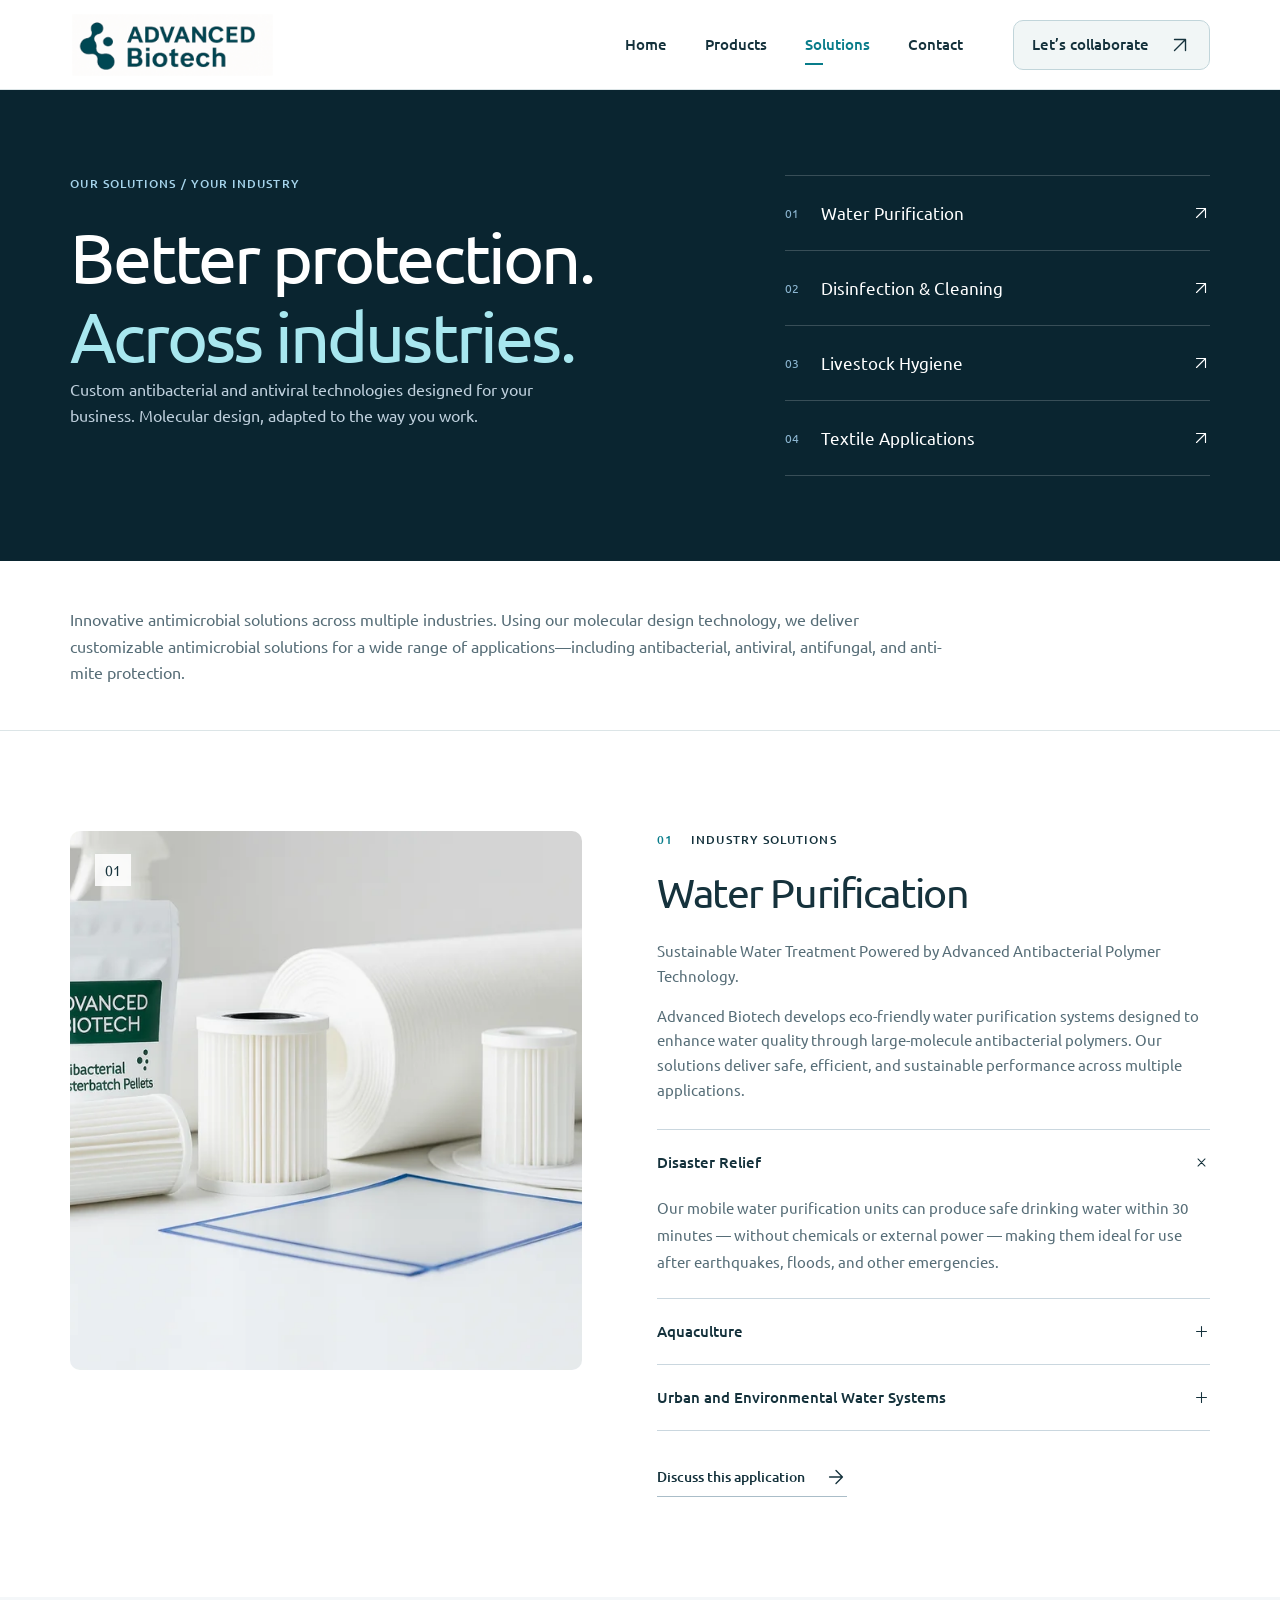
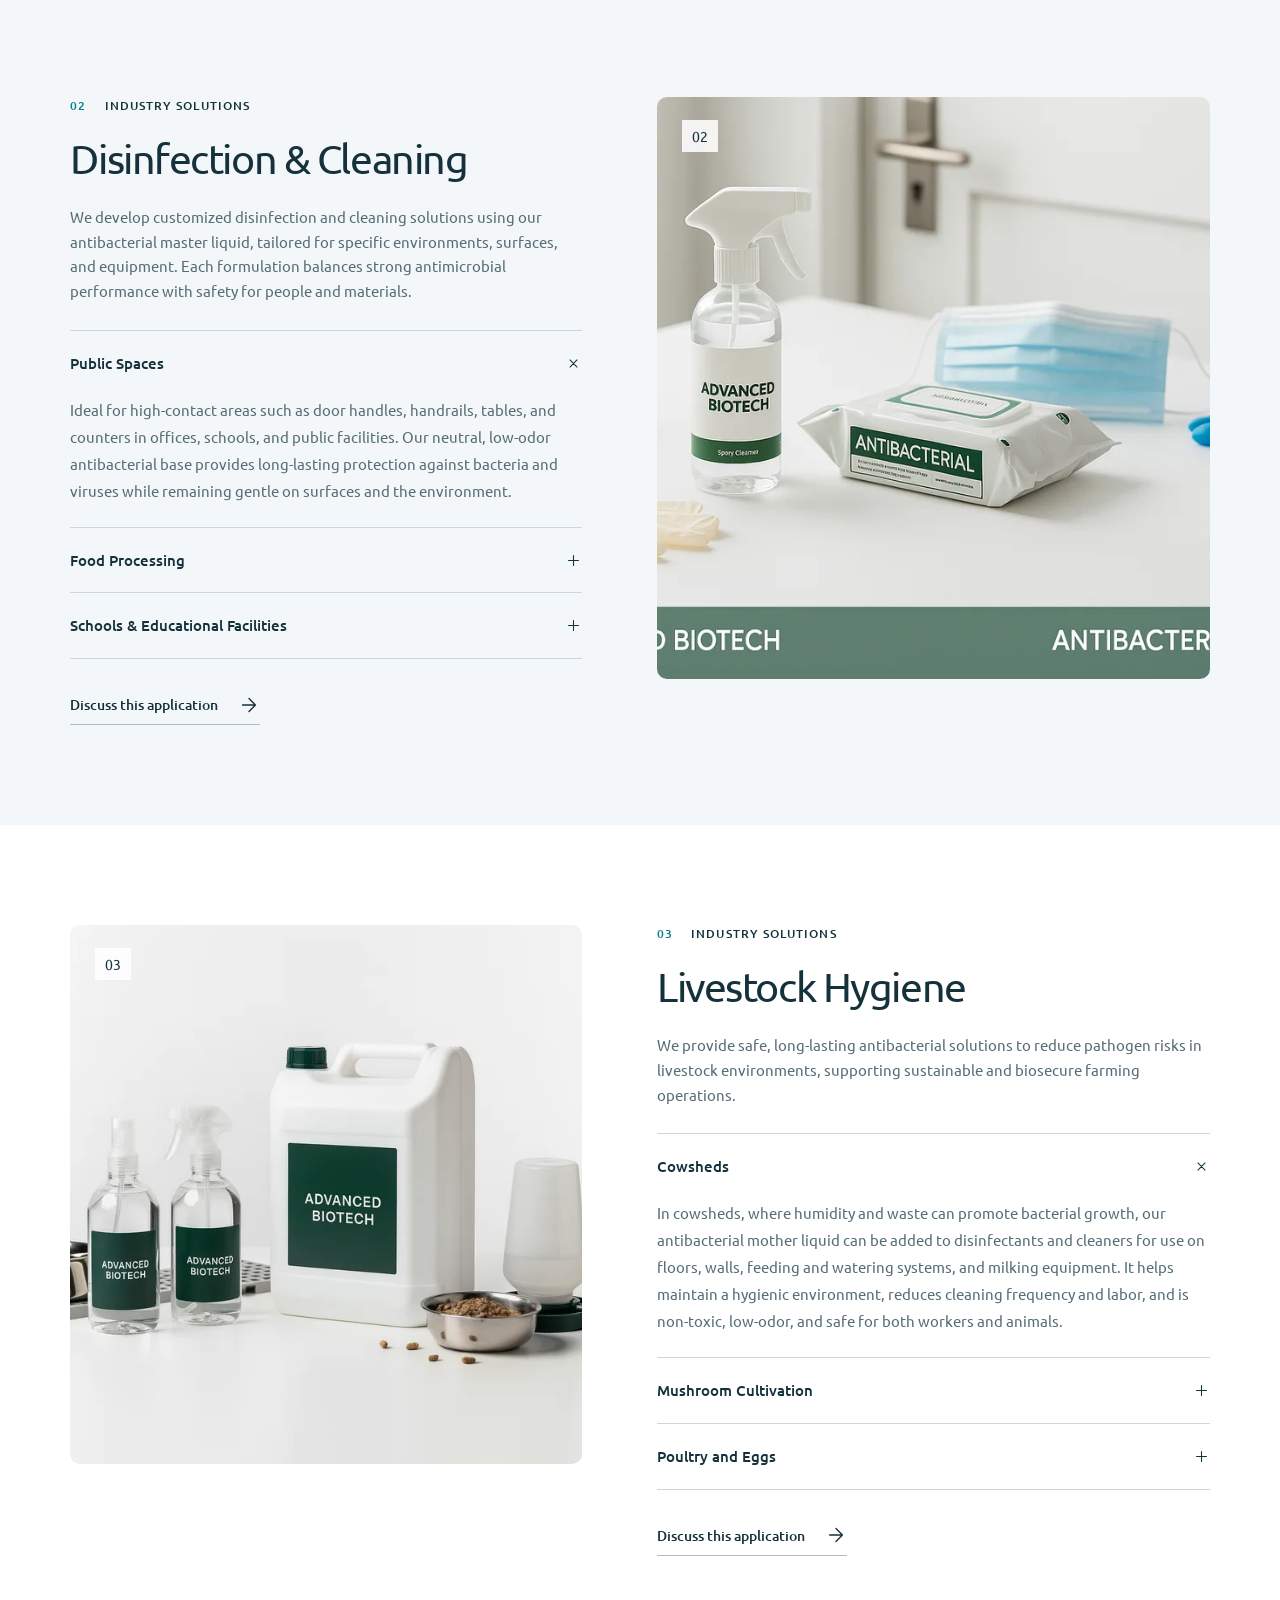
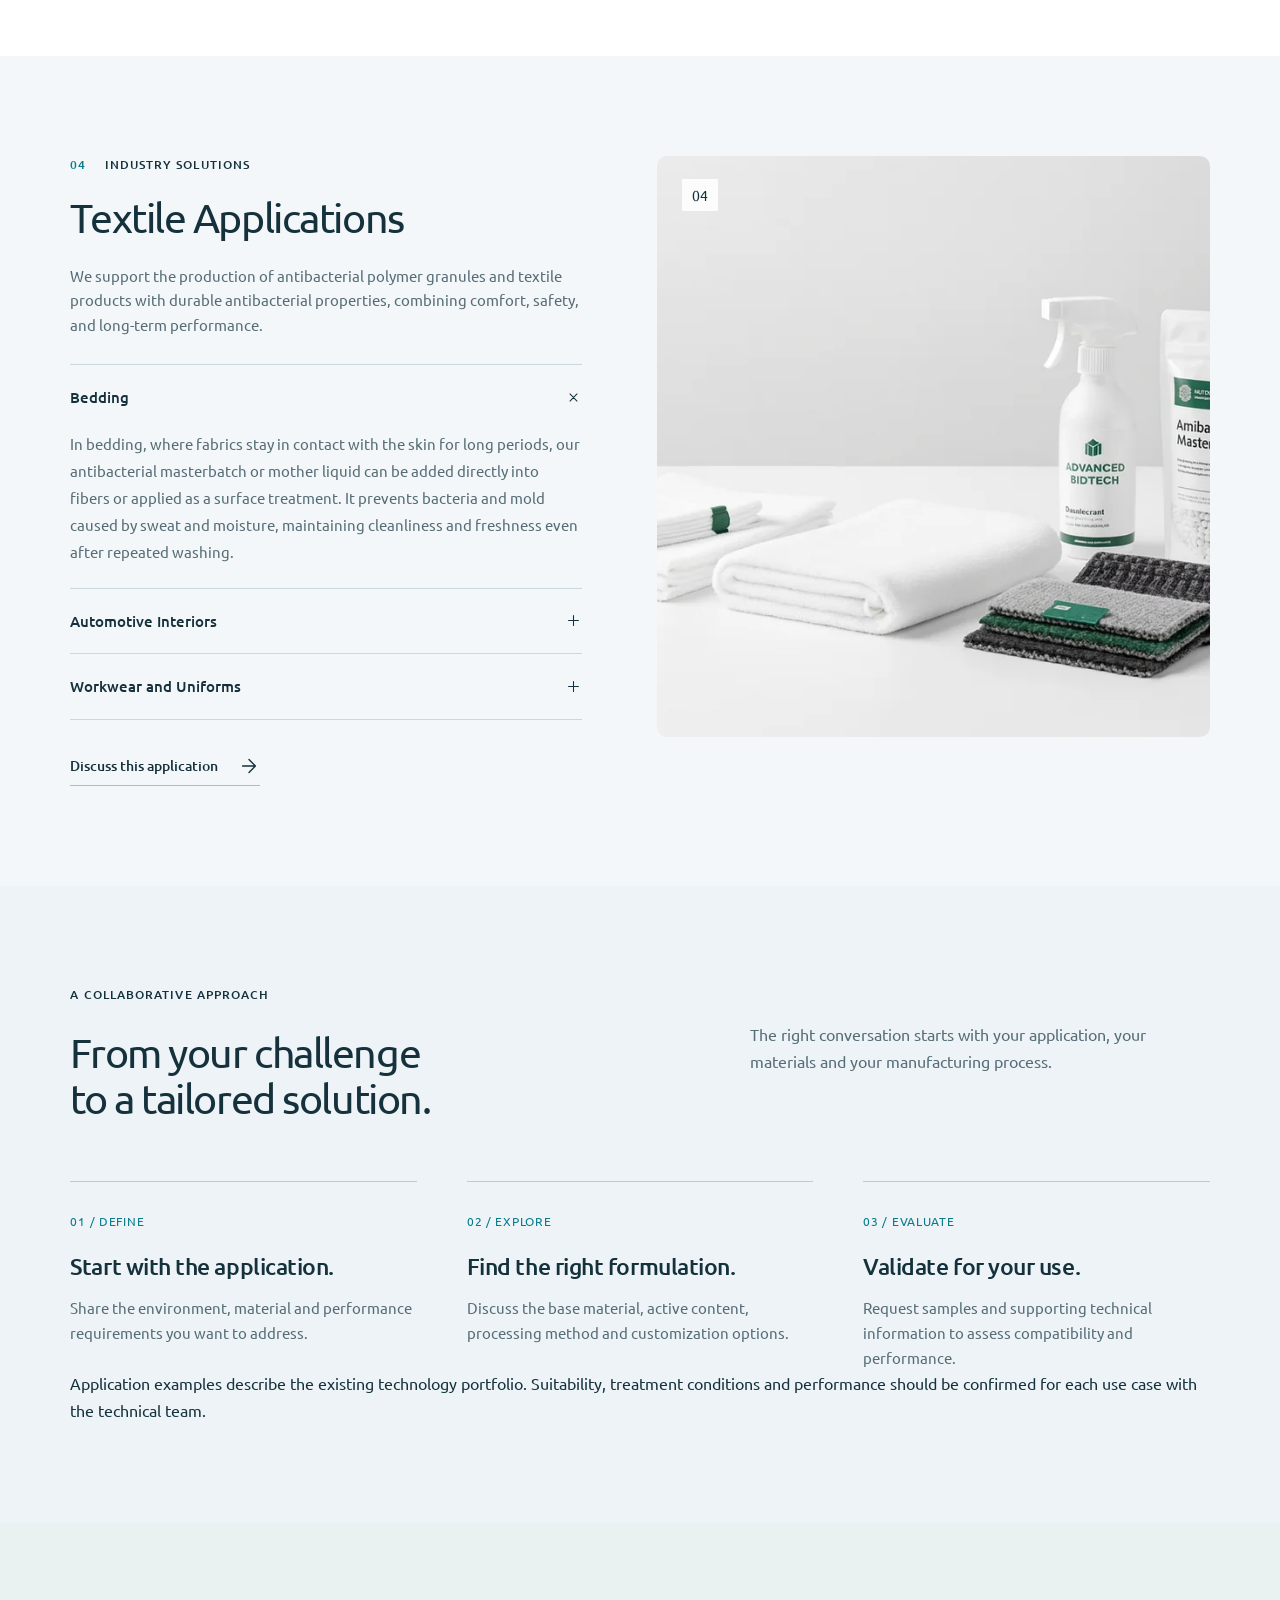
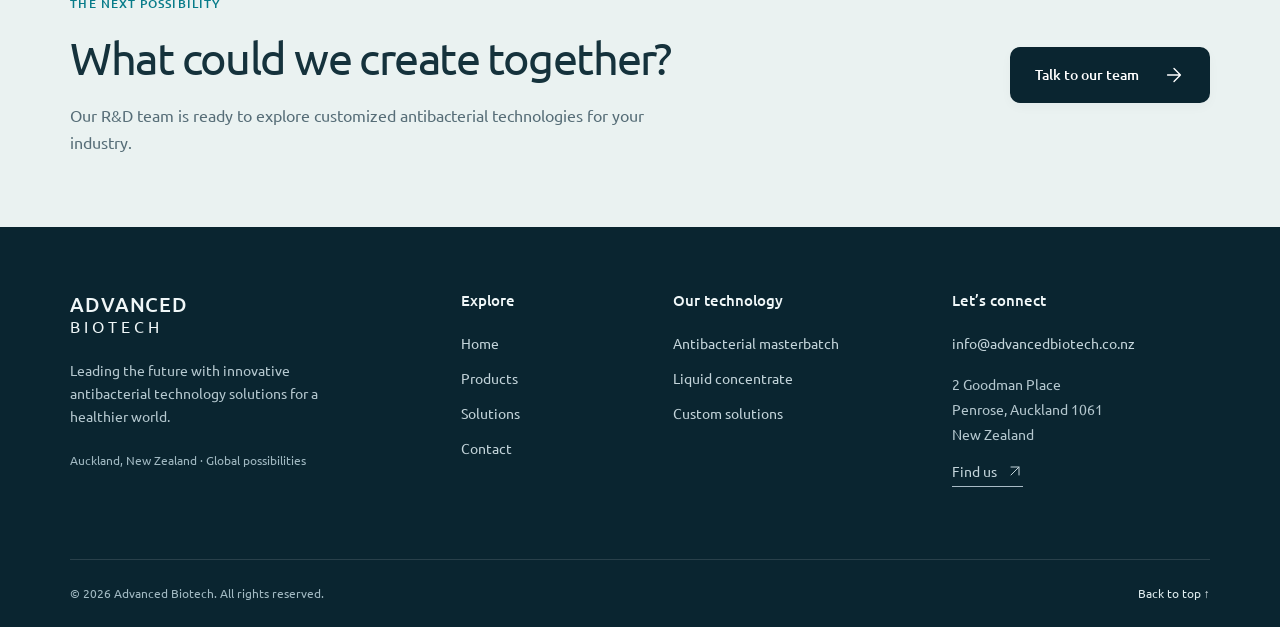
<file: docs/solutions.html>
<!doctype html>
<html lang="en">
  <head>
    <meta charset="utf-8">
    <meta name="viewport" content="width=device-width, initial-scale=1">
    <meta name="theme-color" content="#0a2530">
    <title>Custom antibacterial solutions by industry | Advanced Biotech</title>
    <meta name="description" content="Discover antibacterial polymer solutions for water purification, disinfection and cleaning, livestock hygiene, and textile applications.">
    <meta property="og:title" content="Custom antibacterial solutions by industry | Advanced Biotech">
    <meta property="og:description" content="Discover antibacterial polymer solutions for water purification, disinfection and cleaning, livestock hygiene, and textile applications.">
    <meta property="og:type" content="website">
    <link rel="preload" href="assets/fonts/ubuntu-regular.woff" as="font" type="font/woff" crossorigin>
    <link rel="icon" href="assets/images/favicon.svg" type="image/svg+xml">
    <link rel="stylesheet" href="style.css">
    <link rel="stylesheet" href="assets/css/solutions.css">
    <link rel="stylesheet" href="assets/css/responsive.css">
    <script src="site-config.js" defer></script>
    <script src="main.js" defer></script>
  </head>
  <body id="top" data-page="solutions">
    <a class="skip-link" href="#main">Skip to content</a>
    <header class="site-header">
      <div class="container nav-shell">
        <a class="brand" href="index.html" aria-label="Advanced Biotech home">
          <img src="assets/images/logo.png" width="214" height="68" alt="Advanced Biotech">
        </a>
        <button class="menu-toggle" type="button" aria-expanded="false" aria-controls="main-nav" aria-label="Open menu">
          <span></span>
          <span></span>
        </button>
        <nav class="main-nav" id="main-nav" aria-label="Main navigation">
          <a href="index.html">Home</a>
          <a href="products.html">Products</a>
          <a href="solutions.html" aria-current="page">Solutions</a>
          <a href="contact.html">Contact</a>
          <a class="nav-cta" href="contact.html#enquiry">
            Let’s collaborate
            <svg
              class="icon"
              viewBox="0 0 24 24"
              fill="none"
              stroke="currentColor"
              stroke-width="1.5"
              stroke-linecap="round"
              stroke-linejoin="round"
              aria-hidden="true"
            >
              <path d="M6 18 18 6M6 6h12v12"></path>
            </svg>
          </a>
        </nav>
      </div>
    </header>
    <main id="main">
      <section class="page-hero solutions-hero">
        <div class="container solutions-hero-layout">
          <div>
            <p class="eyebrow">OUR SOLUTIONS / YOUR INDUSTRY</p>
            <h1>Better protection.<br> <em>Across industries.</em> </h1>
            <p>Custom antibacterial and antiviral technologies designed for your business. Molecular design, adapted to the way you work.</p>
          </div>
          <nav class="solution-jump" aria-label="Industry solutions">
            <a href="#water">
              <span>01</span>
              Water Purification
              <svg
                class="icon"
                viewBox="0 0 24 24"
                fill="none"
                stroke="currentColor"
                stroke-width="1.5"
                stroke-linecap="round"
                stroke-linejoin="round"
                aria-hidden="true"
              >
                <path d="M6 18 18 6M6 6h12v12"></path>
              </svg>
            </a>
            <a href="#cleaning">
              <span>02</span>
              Disinfection &amp; Cleaning
              <svg
                class="icon"
                viewBox="0 0 24 24"
                fill="none"
                stroke="currentColor"
                stroke-width="1.5"
                stroke-linecap="round"
                stroke-linejoin="round"
                aria-hidden="true"
              >
                <path d="M6 18 18 6M6 6h12v12"></path>
              </svg>
            </a>
            <a href="#livestock">
              <span>03</span>
              Livestock Hygiene
              <svg
                class="icon"
                viewBox="0 0 24 24"
                fill="none"
                stroke="currentColor"
                stroke-width="1.5"
                stroke-linecap="round"
                stroke-linejoin="round"
                aria-hidden="true"
              >
                <path d="M6 18 18 6M6 6h12v12"></path>
              </svg>
            </a>
            <a href="#textiles">
              <span>04</span>
              Textile Applications
              <svg
                class="icon"
                viewBox="0 0 24 24"
                fill="none"
                stroke="currentColor"
                stroke-width="1.5"
                stroke-linecap="round"
                stroke-linejoin="round"
                aria-hidden="true"
              >
                <path d="M6 18 18 6M6 6h12v12"></path>
              </svg>
            </a>
          </nav>
        </div>
      </section>
      <div class="container solutions-intro">
        <p>Innovative antimicrobial solutions across multiple industries. Using our molecular design technology, we deliver customizable antimicrobial solutions for a wide range of applications—including antibacterial, antiviral, antifungal, and anti-mite protection.</p>
      </div>
      <section class="solution-section section" id="water">
        <div class="container solution-layout">
          <div class="solution-visual">
            <img
              src="assets/images/water-solutions.webp"
              alt="Water Purification application concepts"
              loading="lazy"
              decoding="async"
              width="1000"
              height="667"
            >
            <span class="solution-number">01</span>
          </div>
          <div class="solution-content">
            <p class="eyebrow"> <span>01</span>INDUSTRY SOLUTIONS</p>
            <h2>Water Purification</h2>
            <p class="solution-intro">Sustainable Water Treatment Powered by Advanced Antibacterial Polymer Technology.</p>
            <p class="solution-intro">Advanced Biotech develops eco-friendly water purification systems designed to enhance water quality through large-molecule antibacterial polymers. Our solutions deliver safe, efficient, and sustainable performance across multiple applications.</p>
            <div class="application-list">
              <details class="application-detail" open>
                <summary>
                  Disaster Relief
                  <svg
                    class="icon"
                    viewBox="0 0 24 24"
                    fill="none"
                    stroke="currentColor"
                    stroke-width="1.5"
                    stroke-linecap="round"
                    stroke-linejoin="round"
                    aria-hidden="true"
                  >
                    <path d="M12 5v14M5 12h14"></path>
                  </svg>
                </summary>
                <p>Our mobile water purification units can produce safe drinking water within 30 minutes — without chemicals or external power — making them ideal for use after earthquakes, floods, and other emergencies.</p>
              </details>
              <details class="application-detail">
                <summary>
                  Aquaculture
                  <svg
                    class="icon"
                    viewBox="0 0 24 24"
                    fill="none"
                    stroke="currentColor"
                    stroke-width="1.5"
                    stroke-linecap="round"
                    stroke-linejoin="round"
                    aria-hidden="true"
                  >
                    <path d="M12 5v14M5 12h14"></path>
                  </svg>
                </summary>
                <p>Non-silver, non-eluting antibacterial filters help maintain clean, stable water quality, supporting healthy fish growth and long-term, sustainable aquaculture operations.</p>
              </details>
              <details class="application-detail">
                <summary>
                  Urban and Environmental Water Systems
                  <svg
                    class="icon"
                    viewBox="0 0 24 24"
                    fill="none"
                    stroke="currentColor"
                    stroke-width="1.5"
                    stroke-linecap="round"
                    stroke-linejoin="round"
                    aria-hidden="true"
                  >
                    <path d="M12 5v14M5 12h14"></path>
                  </svg>
                </summary>
                <p>Solar-powered, automated filtration systems prevent bacterial and biofilm buildup in rivers and drainage channels, preserving clean water and restoring natural balance with minimal energy use.</p>
              </details>
            </div>
            <a class="text-link" href="contact.html?product=Water+Purification&amp;interest=Custom+formulation#enquiry">
              Discuss this application
              <svg
                class="icon"
                viewBox="0 0 24 24"
                fill="none"
                stroke="currentColor"
                stroke-width="1.5"
                stroke-linecap="round"
                stroke-linejoin="round"
                aria-hidden="true"
              >
                <path d="M5 12h14M12 5l7 7-7 7"></path>
              </svg>
            </a>
          </div>
        </div>
      </section>
      <section class="solution-section section" id="cleaning">
        <div class="container solution-layout">
          <div class="solution-visual">
            <img
              src="assets/images/cleaning-solutions.webp"
              alt="Disinfection &amp; Cleaning application concepts"
              loading="lazy"
              decoding="async"
              width="1000"
              height="667"
            >
            <span class="solution-number">02</span>
          </div>
          <div class="solution-content">
            <p class="eyebrow"> <span>02</span>INDUSTRY SOLUTIONS</p>
            <h2>Disinfection &amp; Cleaning</h2>
            <p class="solution-intro">We develop customized disinfection and cleaning solutions using our antibacterial master liquid, tailored for specific environments, surfaces, and equipment. Each formulation balances strong antimicrobial performance with safety for people and materials.</p>
            <div class="application-list">
              <details class="application-detail" open>
                <summary>
                  Public Spaces
                  <svg
                    class="icon"
                    viewBox="0 0 24 24"
                    fill="none"
                    stroke="currentColor"
                    stroke-width="1.5"
                    stroke-linecap="round"
                    stroke-linejoin="round"
                    aria-hidden="true"
                  >
                    <path d="M12 5v14M5 12h14"></path>
                  </svg>
                </summary>
                <p>Ideal for high-contact areas such as door handles, handrails, tables, and counters in offices, schools, and public facilities. Our neutral, low-odor antibacterial base provides long-lasting protection against bacteria and viruses while remaining gentle on surfaces and the environment.</p>
              </details>
              <details class="application-detail">
                <summary>
                  Food Processing
                  <svg
                    class="icon"
                    viewBox="0 0 24 24"
                    fill="none"
                    stroke="currentColor"
                    stroke-width="1.5"
                    stroke-linecap="round"
                    stroke-linejoin="round"
                    aria-hidden="true"
                  >
                    <path d="M12 5v14M5 12h14"></path>
                  </svg>
                </summary>
                <p>Designed for production lines, workbenches, and packaging areas. The formula meets hygiene standards such as HACCP, effectively removing grease and preventing mold growth without corrosion or odor.</p>
              </details>
              <details class="application-detail">
                <summary>
                  Schools &amp; Educational Facilities
                  <svg
                    class="icon"
                    viewBox="0 0 24 24"
                    fill="none"
                    stroke="currentColor"
                    stroke-width="1.5"
                    stroke-linecap="round"
                    stroke-linejoin="round"
                    aria-hidden="true"
                  >
                    <path d="M12 5v14M5 12h14"></path>
                  </svg>
                </summary>
                <p>Ensures clean, safe environments for classrooms, libraries, and gyms. Gentle, child-safe formulations protect health while maintaining high hygiene standards.</p>
              </details>
            </div>
            <a class="text-link" href="contact.html?product=Disinfection+%26+Cleaning&amp;interest=Custom+formulation#enquiry">
              Discuss this application
              <svg
                class="icon"
                viewBox="0 0 24 24"
                fill="none"
                stroke="currentColor"
                stroke-width="1.5"
                stroke-linecap="round"
                stroke-linejoin="round"
                aria-hidden="true"
              >
                <path d="M5 12h14M12 5l7 7-7 7"></path>
              </svg>
            </a>
          </div>
        </div>
      </section>
      <section class="solution-section section" id="livestock">
        <div class="container solution-layout">
          <div class="solution-visual">
            <img
              src="assets/images/livestock-solutions.webp"
              alt="Livestock Hygiene application concepts"
              loading="lazy"
              decoding="async"
              width="1000"
              height="667"
            >
            <span class="solution-number">03</span>
          </div>
          <div class="solution-content">
            <p class="eyebrow"> <span>03</span>INDUSTRY SOLUTIONS</p>
            <h2>Livestock Hygiene</h2>
            <p class="solution-intro">We provide safe, long-lasting antibacterial solutions to reduce pathogen risks in livestock environments, supporting sustainable and biosecure farming operations.</p>
            <div class="application-list">
              <details class="application-detail" open>
                <summary>
                  Cowsheds
                  <svg
                    class="icon"
                    viewBox="0 0 24 24"
                    fill="none"
                    stroke="currentColor"
                    stroke-width="1.5"
                    stroke-linecap="round"
                    stroke-linejoin="round"
                    aria-hidden="true"
                  >
                    <path d="M12 5v14M5 12h14"></path>
                  </svg>
                </summary>
                <p>In cowsheds, where humidity and waste can promote bacterial growth, our antibacterial mother liquid can be added to disinfectants and cleaners for use on floors, walls, feeding and watering systems, and milking equipment. It helps maintain a hygienic environment, reduces cleaning frequency and labor, and is non-toxic, low-odor, and safe for both workers and animals.</p>
              </details>
              <details class="application-detail">
                <summary>
                  Mushroom Cultivation
                  <svg
                    class="icon"
                    viewBox="0 0 24 24"
                    fill="none"
                    stroke="currentColor"
                    stroke-width="1.5"
                    stroke-linecap="round"
                    stroke-linejoin="round"
                    aria-hidden="true"
                  >
                    <path d="M12 5v14M5 12h14"></path>
                  </svg>
                </summary>
                <p>In mushroom cultivation, bacteria and mold on growing media or equipment can affect quality and yield. Our mild, water-based antibacterial solution provides up to 15 days of protection, preventing contamination while being safe for crops and workers.</p>
              </details>
              <details class="application-detail">
                <summary>
                  Poultry and Eggs
                  <svg
                    class="icon"
                    viewBox="0 0 24 24"
                    fill="none"
                    stroke="currentColor"
                    stroke-width="1.5"
                    stroke-linecap="round"
                    stroke-linejoin="round"
                    aria-hidden="true"
                  >
                    <path d="M12 5v14M5 12h14"></path>
                  </svg>
                </summary>
                <p>For poultry and eggs, our neutral, non-corrosive antibacterial formula keeps eggshells and equipment clean and protected. It prevents mold and bacterial growth, extends egg freshness, and reduces contamination risks during storage and transport.</p>
              </details>
            </div>
            <a class="text-link" href="contact.html?product=Livestock+Hygiene&amp;interest=Custom+formulation#enquiry">
              Discuss this application
              <svg
                class="icon"
                viewBox="0 0 24 24"
                fill="none"
                stroke="currentColor"
                stroke-width="1.5"
                stroke-linecap="round"
                stroke-linejoin="round"
                aria-hidden="true"
              >
                <path d="M5 12h14M12 5l7 7-7 7"></path>
              </svg>
            </a>
          </div>
        </div>
      </section>
      <section class="solution-section section" id="textiles">
        <div class="container solution-layout">
          <div class="solution-visual">
            <img
              src="assets/images/textile-solutions.webp"
              alt="Textile Applications application concepts"
              loading="lazy"
              decoding="async"
              width="1000"
              height="667"
            >
            <span class="solution-number">04</span>
          </div>
          <div class="solution-content">
            <p class="eyebrow"> <span>04</span>INDUSTRY SOLUTIONS</p>
            <h2>Textile Applications</h2>
            <p class="solution-intro">We support the production of antibacterial polymer granules and textile products with durable antibacterial properties, combining comfort, safety, and long-term performance.</p>
            <div class="application-list">
              <details class="application-detail" open>
                <summary>
                  Bedding
                  <svg
                    class="icon"
                    viewBox="0 0 24 24"
                    fill="none"
                    stroke="currentColor"
                    stroke-width="1.5"
                    stroke-linecap="round"
                    stroke-linejoin="round"
                    aria-hidden="true"
                  >
                    <path d="M12 5v14M5 12h14"></path>
                  </svg>
                </summary>
                <p>In bedding, where fabrics stay in contact with the skin for long periods, our antibacterial masterbatch or mother liquid can be added directly into fibers or applied as a surface treatment. It prevents bacteria and mold caused by sweat and moisture, maintaining cleanliness and freshness even after repeated washing.</p>
              </details>
              <details class="application-detail">
                <summary>
                  Automotive Interiors
                  <svg
                    class="icon"
                    viewBox="0 0 24 24"
                    fill="none"
                    stroke="currentColor"
                    stroke-width="1.5"
                    stroke-linecap="round"
                    stroke-linejoin="round"
                    aria-hidden="true"
                  >
                    <path d="M12 5v14M5 12h14"></path>
                  </svg>
                </summary>
                <p>In automotive interiors, our technology keeps seats, trims, and mats clean and odor-free by preventing bacterial growth from daily use. It remains effective after friction and cleaning, ensuring a hygienic, comfortable cabin environment that’s safe for families and pets.</p>
              </details>
              <details class="application-detail">
                <summary>
                  Workwear and Uniforms
                  <svg
                    class="icon"
                    viewBox="0 0 24 24"
                    fill="none"
                    stroke="currentColor"
                    stroke-width="1.5"
                    stroke-linecap="round"
                    stroke-linejoin="round"
                    aria-hidden="true"
                  >
                    <path d="M12 5v14M5 12h14"></path>
                  </svg>
                </summary>
                <p>For workwear and uniforms, our antibacterial materials protect clothing used in factories, agriculture, and healthcare. They maintain antibacterial performance after repeated washing, reducing odor and contamination risks while being low-odor, non-irritating, and skin-safe.</p>
              </details>
            </div>
            <a class="text-link" href="contact.html?product=Textile+Applications&amp;interest=Custom+formulation#enquiry">
              Discuss this application
              <svg
                class="icon"
                viewBox="0 0 24 24"
                fill="none"
                stroke="currentColor"
                stroke-width="1.5"
                stroke-linecap="round"
                stroke-linejoin="round"
                aria-hidden="true"
              >
                <path d="M5 12h14M12 5l7 7-7 7"></path>
              </svg>
            </a>
          </div>
        </div>
      </section>
      <section class="section process-section">
        <div class="container">
          <div class="section-heading">
            <div>
              <p class="eyebrow">A COLLABORATIVE APPROACH</p>
              <h2>From your challenge<br>to a tailored solution.</h2>
            </div>
            <p class="heading-description">The right conversation starts with your application, your materials and your manufacturing process.</p>
          </div>
          <div class="process-grid">
            <div>
              <span>01 / DEFINE</span>
              <h3>Start with the application.</h3>
              <p>Share the environment, material and performance requirements you want to address.</p>
            </div>
            <div>
              <span>02 / EXPLORE</span>
              <h3>Find the right formulation.</h3>
              <p>Discuss the base material, active content, processing method and customization options.</p>
            </div>
            <div>
              <span>03 / EVALUATE</span>
              <h3>Validate for your use.</h3>
              <p>Request samples and supporting technical information to assess compatibility and performance.</p>
            </div>
          </div>
          <p class="technical-note">Application examples describe the existing technology portfolio. Suitability, treatment conditions and performance should be confirmed for each use case with the technical team.</p>
        </div>
      </section>
      <section class="cta-band">
        <div class="container cta-inner">
          <div>
            <p class="eyebrow">THE NEXT POSSIBILITY</p>
            <h2>What could we create together?</h2>
            <p>Our R&amp;D team is ready to explore customized antibacterial technologies for your industry.</p>
          </div>
          <a class="button button-dark" href="contact.html#enquiry">
            Talk to our team
            <svg
              class="icon"
              viewBox="0 0 24 24"
              fill="none"
              stroke="currentColor"
              stroke-width="1.5"
              stroke-linecap="round"
              stroke-linejoin="round"
              aria-hidden="true"
            >
              <path d="M5 12h14M12 5l7 7-7 7"></path>
            </svg>
          </a>
        </div>
      </section>
    </main>
    <footer class="site-footer">
      <div class="container">
        <div class="footer-top">
          <div class="footer-brand">
            <a href="index.html" class="footer-wordmark">
              ADVANCED
              <span>BIOTECH</span>
            </a>
            <p>Leading the future with innovative antibacterial technology solutions for a healthier world.</p>
            <span class="footer-origin">Auckland, New Zealand · Global possibilities</span>
          </div>
          <div>
            <h2>Explore</h2>
            <a href="index.html">Home</a>
            <a href="products.html">Products</a>
            <a href="solutions.html">Solutions</a>
            <a href="contact.html">Contact</a>
          </div>
          <div>
            <h2>Our technology</h2>
            <a href="products.html#masterbatch">Antibacterial masterbatch</a>
            <a href="products.html#liquid-concentrate">Liquid concentrate</a>
            <a href="solutions.html">Custom solutions</a>
          </div>
          <div class="footer-contact">
            <h2>Let’s connect</h2>
            <a href="mailto:info@advancedbiotech.co.nz">info@advancedbiotech.co.nz</a>
            <address>2 Goodman Place<br>Penrose, Auckland 1061<br>New Zealand</address>
            <a
              class="footer-map"
              href="https://www.google.com/maps/search/?api=1&amp;query=2%20Goodman%20Place%20Penrose%20Auckland%201061"
              target="_blank"
              rel="noopener noreferrer"
            >
              Find us
              <svg
                class="icon"
                viewBox="0 0 24 24"
                fill="none"
                stroke="currentColor"
                stroke-width="1.5"
                stroke-linecap="round"
                stroke-linejoin="round"
                aria-hidden="true"
              >
                <path d="M6 18 18 6M6 6h12v12"></path>
              </svg>
            </a>
          </div>
        </div>
        <div class="footer-bottom">
          <p>© <span data-year>2026</span> Advanced Biotech. All rights reserved.</p>
          <a href="#top">Back to top ↑</a>
        </div>
      </div>
    </footer>
  </body>
</html>
</file>
<file: docs/style.css>
/* Shared typography, controls and site layout. */

@font-face {
  font-family: 'Ubuntu derivative Web';
  src: url('assets/fonts/ubuntu-light.woff') format('woff');
  font-style: normal;
  font-weight: 300;
  font-display: swap;
}

@font-face {
  font-family: 'Ubuntu derivative Web';
  src: url('assets/fonts/ubuntu-regular.woff') format('woff');
  font-style: normal;
  font-weight: 400;
  font-display: swap;
}

@font-face {
  font-family: 'Ubuntu derivative Web';
  src: url('assets/fonts/ubuntu-medium.woff') format('woff');
  font-style: normal;
  font-weight: 500;
  font-display: swap;
}

@font-face {
  font-family: 'Ubuntu derivative Web';
  src: url('assets/fonts/ubuntu-bold.woff') format('woff');
  font-style: normal;
  font-weight: 700;
  font-display: swap;
}

/* Design tokens */

:root {
  --ink: #15323c;
  --navy: #0a2530;
  --accent: #087c8a;
  --accent-light: #a8e7ef;
  --muted: #566d77;
  --line: #dce5e7;
  --pale: #f3f7f7;
  --white: #fff;
  --gutter: clamp(22px,5.5vw,88px);
  --max: 1360px;
  --radius: 10px;
  --body: 'Ubuntu derivative Web', Arial, Helvetica, sans-serif;
  --label-font: var(--body);
}

*,
*::before,
*::after {
  box-sizing: border-box;
}

html {
  scroll-behavior: smooth;
  scroll-padding-top: 110px;
}

body {
  margin: 0;
  color: var(--ink);
  background: #fff;
  font-family: var(--body);
  font-size: 1rem;
  line-height: 1.65;
  -webkit-font-smoothing: antialiased;
}

body.menu-open {
  overflow: hidden;
}

h1,
h2,
h3,
h4,
p,
figure {
  margin: 0;
}

h1,
h2,
h3,
h4 {
  font-weight: 500;
  line-height: 1.12;
}

h1 {
  font-size: clamp(2.75rem,5.5vw,5rem);
  letter-spacing: -.04em;
  font-weight: 400;
}

h2 {
  font-size: clamp(2rem,3.2vw,2.875rem);
  letter-spacing: -.035em;
  font-weight: 400;
}

h3 {
  font-size: 1.5rem;
  letter-spacing: -.02em;
  font-weight: 500;
}

h1 em,
h2 em {
  font-style: normal;
}

a {
  color: inherit;
  text-decoration: none;
}

a,
button,
input,
textarea,
select {
  -webkit-tap-highlight-color: transparent;
}

button,
input,
textarea,
select {
  font: inherit;
}

button {
  color: inherit;
  cursor: pointer;
}

button:disabled {
  cursor: wait;
  opacity: .65;
}

img {
  display: block;
  max-width: 100%;
  height: auto;
}


address {
  font-style: normal;
}

::selection {
  background: #c9eeec;
  color: #071e30;
}

:focus-visible {
  outline: 3px solid var(--accent);
  outline-offset: 5px;
}

input:focus-visible,
textarea:focus-visible,
select:focus-visible {
  outline-offset: 2px;
}

[hidden] {
  display: none !important;
}

.container {
  width: 100%;
  max-width: calc(var(--max) + var(--gutter)*2);
  padding-inline: var(--gutter);
  margin-inline: auto;
}

.section {
  padding-block: 100px;
}

.icon {
  width: 22px;
  height: 22px;
  flex-shrink: 0;
  vertical-align: middle;
}

.eyebrow {
  font-family: var(--label-font);
  font-size: 0.75rem;
  line-height: 1.5;
  font-weight: 500;
  letter-spacing: .09em;
  display: flex;
  gap: 18px;
  align-items: center;
  margin-bottom: 25px;
}

.eyebrow>span {
  color: var(--accent);
}

.muted {
  color: #81929e;
}

.sr-only {
  position: absolute!important;
  width: 1px!important;
  height: 1px!important;
  padding: 0!important;
  margin: -1px!important;
  overflow: hidden!important;
  clip: rect(0,0,0,0)!important;
  white-space: nowrap!important;
  border: 0!important;
}

.skip-link {
  position: fixed;
  top: 8px;
  left: 16px;
  z-index: 200;
  transform: translateY(-200%);
  background: #fff;
  color: #071e30;
  padding: 12px 24px;
  box-shadow: 0 2px 15px #0002;
}

.skip-link:focus {
  transform: translateY(0);
}

.button {
  display: inline-flex;
  align-items: center;
  justify-content: center;
  gap: 24px;
  padding: 16px 24px;
  min-height: 56px;
  font-size: 0.875rem;
  font-weight: 500;
  line-height: 1.4;
  border: 1px solid transparent;
  border-radius: var(--radius);
  transition: background .2s,color .2s,transform .2s;
  box-shadow: 0 4px 12px #0a253008;
}

.button:hover {
  transform: translateY(-2px);
}

.button-white {
  background: #fff;
  color: var(--navy);
}

.button-white:hover {
  background: #dff3ff;
}

.button-dark,
.button-primary {
  background: var(--navy);
  color: #fff;
}

.button-dark:hover,
.button-primary:hover {
  background: #17606b;
}

.button-outline {
  border-color: #b9c8d2;
  background: transparent;
}

.button-outline:hover {
  background: #e8f0f5;
  border-color: var(--ink);
}

.text-link {
  display: inline-flex;
  align-items: center;
  gap: 20px;
  font-size: 0.875rem;
  font-weight: 500;
  padding-block: 8px;
  border-bottom: 1px solid #aabdc8;
  transition: color .2s,border-color .2s;
}

.text-link:hover {
  color: var(--accent);
  border-color: var(--accent);
}

.text-button {
  background: none;
  border: 0;
  border-bottom: 1px solid #aabdc8;
  padding: 8px 0;
  font-size: 0.875rem;
  font-weight: 500;
}

.text-button:hover {
  color: var(--accent);
}

.site-header {
  height: 90px;
  position: sticky;
  top: 0;
  background: #ffffffed;
  backdrop-filter: blur(18px);
  border-bottom: 1px solid var(--line);
  z-index: 100;
}

.nav-shell {
  height: 100%;
  display: flex;
  justify-content: space-between;
  align-items: center;
  gap: 32px;
}

.brand {
  flex-shrink: 0;
  display: block;
}

.brand img {
  width: 204px;
  height: 62px;
  object-fit: contain;
}

.main-nav {
  display: flex;
  align-items: center;
  gap: 38px;
  font-size: 0.9375rem;
  line-height: 1.4;
  font-weight: 500;
}

.main-nav>a {
  position: relative;
  padding-block: 15px;
  white-space: nowrap;
  transition: color .2s;
}

.main-nav>a:hover {
  color: var(--accent);
}

.main-nav>a[aria-current=page] {
  color: var(--accent);
}

.main-nav>a[aria-current=page]::after {
  content: '';
  position: absolute;
  bottom: 5px;
  left: 0;
  width: 18px;
  height: 2px;
  background: var(--accent);
}

.main-nav .nav-cta {
  display: flex;
  align-items: center;
  gap: 20px;
  padding: 13px 18px;
  border: 1px solid #b9c7ce;
  border-radius: var(--radius);
  margin-left: 12px;
  border-color: #c1d5da;
  background: #f1f6f6;
}

.nav-cta:hover {
  background: var(--pale);
}

.menu-toggle {
  display: none;
  border: 0;
  background: none;
  width: 46px;
  height: 46px;
  padding: 12px;
}

.menu-toggle span {
  display: block;
  width: 23px;
  height: 1.5px;
  background: var(--ink);
  margin: 6px 0;
  transition: transform .2s;
}

.menu-toggle[aria-expanded=true] span:first-child {
  transform: translateY(3.75px) rotate(45deg);
}

.menu-toggle[aria-expanded=true] span:last-child {
  transform: translateY(-3.75px) rotate(-45deg);
}

.cta-band {
  background: #eaf2f1;
  color: var(--ink);
  position: relative;
  overflow: hidden;
}

.cta-inner {
  display: flex;
  align-items: center;
  justify-content: space-between;
  gap: 70px;
  padding-block: 72px;
}

.cta-inner .eyebrow {
  color: var(--accent);
  margin-bottom: 20px;
}

.cta-inner h2 {
  font-size: clamp(2rem,3.5vw,3.125rem);
  line-height: 1.1;
}

.cta-inner p:not(.eyebrow) {
  color: var(--muted);
  max-width: 630px;
  margin-top: 20px;
  font-size: 1rem;
}

.cta-inner>.button {
  flex-shrink: 0;
}

.site-footer {
  padding-top: 65px;
  background: var(--navy);
  color: #f0f7f8;
}

.footer-top {
  display: grid;
  grid-template-columns: 1.5fr .7fr 1fr 1.15fr;
  gap: 55px;
  padding-bottom: 60px;
}

.footer-wordmark {
  display: inline-flex!important;
  flex-direction: column;
  font-size: 1.25rem;
  line-height: 1.05;
  font-weight: 500;
  letter-spacing: .04em;
  color: #f0f7f8!important;
  gap: 3px;
}

.footer-wordmark span {
  font-weight: 400;
  letter-spacing: .25em;
  font-size: 1rem;
}

.footer-brand>p {
  font-size: 0.875rem;
  color: #b5c8cf;
  margin-top: 24px;
  max-width: 280px;
}

.footer-origin {
  font: 0.75rem/1.7 var(--label-font);
  color: #a1b9c2;
  display: block;
  margin-top: 22px;
}

.footer-top h2 {
  font-size: 0.9375rem;
  font-weight: 500;
  letter-spacing: 0;
  margin: 0 0 23px;
}

.footer-top>div>a:not(.footer-wordmark) {
  display: block;
  color: #c3d4da;
  font-size: 0.875rem;
  margin-bottom: 12px;
}

.footer-top>div>a:hover {
  color: var(--accent-light);
}

.footer-contact a {
  overflow-wrap: anywhere;
}

.footer-contact address {
  font-size: 0.875rem;
  color: #b5c8cf;
  line-height: 1.8;
  margin-top: 17px;
}

.footer-contact .footer-map {
  display: inline-flex!important;
  gap: 10px;
  align-items: center;
  border-bottom: 1px solid #a9bbc6;
  padding-bottom: 3px;
  margin-top: 12px;
}

.footer-map .icon {
  width: 16px;
  height: 16px;
}

.footer-bottom {
  border-top: 1px solid #ffffff20;
  padding-block: 24px;
  display: flex;
  justify-content: space-between;
  gap: 25px;
  font-size: 0.75rem;
  color: #a1b9c2;
}

.footer-bottom>a {
  color: #e0edef;
}

.section-heading {
  display: flex;
  justify-content: space-between;
  align-items: flex-start;
  gap: 70px;
  margin-bottom: 50px;
}

.section-heading>div:first-child {
  flex: 1.15;
}

.heading-description {
  flex: 1;
  max-width: 460px;
  padding-top: 35px;
  color: var(--muted);
}

.heading-description p+p {
  margin-top: 15px;
}

.heading-description .text-link {
  color: var(--ink);
  margin-top: 20px;
}

.section-heading>.text-link {
  align-self: flex-end;
}

.text-details {
  margin-top: 26px;
  border-top: 1px solid var(--line);
  font-size: 0.875rem;
}

.text-details summary,
.product-details summary,
.application-detail summary {
  display: flex;
  align-items: center;
  justify-content: space-between;
  gap: 16px;
  list-style: none;
  cursor: pointer;
}

.text-details summary::-webkit-details-marker,
.product-details summary::-webkit-details-marker,
.application-detail summary::-webkit-details-marker {
  display: none;
}

.text-details summary {
  padding-top: 18px;
}

.text-details .icon {
  width: 17px;
  height: 17px;
}

details[open]>summary>.icon {
  transform: rotate(45deg);
}

details>summary>.icon {
  transition: transform .18s;
}

details>summary:focus-visible {
  outline-offset: 1px;
}

.text-details>p {
  margin-top: 15px;
  color: var(--muted);
  line-height: 1.75;
}
</file>
<file: docs/assets/css/home.css>
/* Home styles. */

.home-hero {
  position: relative;
  background: var(--navy);
  color: #fff;
  isolation: isolate;
  overflow: hidden;
}

.hero-art {
  position: absolute;
  inset: 0;
  width: 100%;
  height: 100%;
  object-fit: cover;
  object-position: center 54%;
  z-index: -3;
}

.hero-shade {
  position: absolute;
  inset: 0;
  background: linear-gradient(90deg,#071e3080 15%,#071e3010 85%);
  z-index: -2;
}

.hero-layout {
  position: relative;
  min-height: 700px;
  display: flex;
  flex-direction: column;
  justify-content: space-between;
  padding-top: 76px;
}

.hero-copy {
  max-width: 790px;
}

.hero-copy .eyebrow {
  color: #c1dfec;
  margin-bottom: 28px;
}

.hero-copy .eyebrow::before {
  content: '';
  height: 1px;
  width: 28px;
  background: #79dbff;
}

.hero-copy h1 {
  font-size: clamp(3.5rem,6.2vw,5.5rem);
  line-height: 1.06;
  font-weight: 300;
  letter-spacing: -.04em;
}

.hero-copy h1 em {
  color: var(--accent-light);
}

.hero-copy>p:not(.eyebrow) {
  margin-top: 27px;
  font-size: 1.125rem;
  line-height: 1.75;
  color: #d5e2e9;
  max-width: 530px;
}

.hero-actions {
  display: flex;
  align-items: center;
  gap: 30px;
  margin-top: 34px;
}

.hero-secondary {
  font-size: 0.875rem;
  color: #fff;
  display: flex;
  align-items: center;
  gap: 12px;
  padding-block: 12px;
}

.hero-secondary:hover {
  color: var(--accent-light);
}

.hero-secondary .icon {
  width: 18px;
  height: 18px;
}

.hero-bottom {
  display: flex;
  align-items: center;
  justify-content: space-between;
  gap: 20px;
  border-top: 1px solid #ffffff26;
  padding-block: 25px;
  margin-top: 61px;
  font: 0.75rem/1.5 var(--label-font);
  letter-spacing: .06em;
  color: #c2d7e5;
}

.hero-bottom>a {
  display: flex;
  gap: 25px;
  align-items: center;
  font: 0.8125rem/1.5 var(--body);
  letter-spacing: 0;
}

.hero-bottom>a span {
  font-size: 1.375rem;
}

.hero-caption {
  position: absolute;
  right: var(--gutter);
  top: 40px;
  font: 0.75rem/1.5 var(--label-font);
  letter-spacing: .08em;
  color: #d3e8f9cc;
  writing-mode: vertical-rl;
}

.stats-grid {
  display: grid;
  grid-template-columns: repeat(4,1fr);
  padding-top: 45px;
  margin-top: 60px;
  border-top: 1px solid var(--line);
}

.stat {
  padding-left: 32px;
  border-left: 1px solid var(--line);
}

.stat:first-child {
  padding-left: 0;
  border-left: 0;
}

.stat strong {
  font-weight: 400;
  font-size: clamp(2.5rem,4.3vw,4rem);
  letter-spacing: -.045em;
  line-height: 1;
}

.stat strong span {
  color: var(--accent);
  font-size: .64em;
  margin-left: 5px;
}

.stat p {
  font-size: 0.875rem;
  color: var(--muted);
  margin-top: 12px;
}

.platform-section {
  background: var(--pale);
}

.platform-grid {
  display: grid;
  grid-template-columns: 1fr 1fr;
  gap: 32px;
}

.platform-card {
  background: #fff;
  overflow: hidden;
  border: 1px solid #e4ebef;
  border-radius: var(--radius);
  border-color: var(--line);
  box-shadow: 0 8px 28px #0a253005;
}

.platform-image {
  display: block;
  position: relative;
  overflow: hidden;
  aspect-ratio: 1.8;
  background: #e7ecef;
}

.platform-image img {
  width: 100%;
  height: 100%;
  object-fit: cover;
  transition: transform .6s;
}

.platform-card:hover .platform-image img {
  transform: scale(1.035);
}

.image-index {
  position: absolute;
  left: 26px;
  top: 20px;
  font: 0.75rem/1.5 var(--label-font);
  letter-spacing: .06em;
  background: #ffffffd9;
  padding: 5px 9px;
  color: #344c5b;
}

.platform-body {
  padding: 36px;
}

.platform-heading {
  display: flex;
  gap: 20px;
  justify-content: space-between;
  align-items: center;
}

.platform-heading h3 {
  font-size: 1.6875rem;
  max-width: 340px;
  line-height: 1.2;
}

.circle-link {
  display: grid;
  place-items: center;
  border: 1px solid #bbcbd5;
  border-radius: 50%;
  width: 44px;
  height: 44px;
  flex-shrink: 0;
  transition: background .2s;
}

.circle-link:hover {
  background: #edf4f8;
  color: var(--accent);
}

.platform-body>p {
  color: var(--muted);
  margin-top: 14px;
  max-width: 420px;
}

.tags {
  display: flex;
  gap: 9px;
  flex-wrap: wrap;
  margin-top: 24px;
}

.tags span {
  font-size: 0.75rem;
  padding: 5px 11px;
  background: #eef4f3;
  color: #586c78;
  border-radius: 5px;
}

.science-layout {
  display: grid;
  grid-template-columns: 1fr 1fr;
  gap: 80px;
  align-items: stretch;
}

.science-image {
  position: relative;
  min-height: 630px;
  overflow: hidden;
  border-radius: var(--radius);
  background: #ced8dd;
}

.science-image>img {
  width: 100%;
  height: 100%;
  object-fit: cover;
  position: absolute;
  object-position: 45% center;
}

.science-image::after {
  content: '';
  position: absolute;
  inset: 40% 0 0;
  background: linear-gradient(transparent,#071e30cc);
}

.science-image-label {
  position: absolute;
  bottom: 38px;
  left: 35px;
  right: 30px;
  color: #fff;
  z-index: 1;
}

.science-image-label>span {
  font: 0.75rem/1.6 var(--label-font);
  letter-spacing: .1em;
}

.science-image-label>strong {
  display: block;
  font-size: 2.25rem;
  line-height: 1.15;
  letter-spacing: -.035em;
  margin-top: 16px;
  font-weight: 400;
}

.science-copy {
  padding-block: 12px;
}

.science-lead {
  color: var(--muted);
  margin-top: 23px;
  max-width: 440px;
}

.science-points {
  margin-top: 25px;
}

.science-point {
  display: flex;
  gap: 23px;
  padding-block: 23px;
  border-top: 1px solid var(--line);
}

.science-point>span {
  font: 0.75rem var(--label-font);
  color: var(--accent);
  padding-top: 5px;
}

.science-point h3 {
  font-size: 1.25rem;
  margin-bottom: 10px;
}

.science-point p {
  font-size: 0.9375rem;
  color: var(--muted);
  line-height: 1.75;
}

.science-copy>.text-link {
  margin-top: 14px;
}

.industries-section {
  padding-top: 15px;
}

.industry-grid {
  display: grid;
  grid-template-columns: repeat(4,1fr);
  gap: 18px;
}

.industry-card {
  position: relative;
  min-height: 345px;
  overflow: hidden;
  border-radius: var(--radius);
  background: var(--navy);
  color: #fff;
}

.industry-card>img {
  width: 100%;
  height: 100%;
  object-fit: cover;
  position: absolute;
  transition: transform .6s;
}

.industry-card:hover>img {
  transform: scale(1.05);
}

.industry-card::after {
  content: '';
  position: absolute;
  inset: 0;
  background: linear-gradient(180deg,#071e3000 8%,#071e30ed 92%);
}

.industry-card-content {
  position: absolute;
  inset: 0;
  padding: 25px;
  display: flex;
  flex-direction: column;
  justify-content: flex-end;
  z-index: 1;
}

.industry-card-content>span {
  font: 0.75rem var(--label-font);
  margin-bottom: 16px;
  color: #b7def1;
}

.industry-card-content h3 {
  font-size: 1.4375rem;
  line-height: 1.15;
  margin-bottom: 12px;
  max-width: 170px;
}

.industry-card-content p {
  font-size: 0.875rem;
  line-height: 1.6;
  color: #d1e1ed;
  max-width: 185px;
}

.industry-card-content>.icon {
  position: absolute;
  right: 21px;
  top: 21px;
  color: #fff;
  filter: drop-shadow(0 1px 2px #0009);
}

.technical-note {
  font-size: 0.8125rem;
  color: #657987;
  line-height: 1.8;
  max-width: 980px;
  margin-top: 28px;
}
</file>
<file: docs/assets/css/responsive.css>
/* Responsive styles. */

@media (prefers-reduced-motion:no-preference) {
  .hero-copy {
    animation: enter .8s ease-out both;
  }

  .hero-copy .hero-actions {
    animation: enter .9s .1s ease-out both;
  }

  @keyframes enter {
    from {
      opacity: 0;
      transform: translateY(16px);
    }

    to {
      opacity: 1;
      transform: translateY(0);
    }
  }
}

@media (min-width:1700px) {
  .hero-art {
    object-position: center 50%;
  }

  .hero-layout {
    min-height: 740px;
    padding-top: 90px;
  }
}

@media (max-width:1199px) {
  :root {
    --gutter: 40px;
  }

  .main-nav {
    gap: 25px;
  }

  .main-nav .nav-cta {
    margin-left: 0;
    gap: 12px;
  }

  .science-layout {
    gap: 45px;
  }

  .section-heading {
    gap: 45px;
  }

  .industry-card-content {
    padding: 20px;
  }

  .industry-card-content h3 {
    font-size: 1.3125rem;
  }

  .footer-top {
    gap: 30px;
    grid-template-columns: 1.25fr .65fr 1fr 1.15fr;
  }

  .catalog-tools {
    align-items: flex-start;
    flex-direction: column;
  }

  .catalog-search {
    width: 100%;
    max-width: 350px;
  }

  .contact-layout {
    gap: 55px;
  }

  .enquiry-panel {
    padding: 30px;
  }

  .solution-layout {
    gap: 45px;
  }

  .solutions-hero-layout {
    gap: 60px;
  }

  .page-hero-grid {
    gap: 35px;
  }

  .product-body {
    padding: 22px;
  }

  .product-grid {
    gap: 22px;
  }

  .hero-copy h1 {
    font-size: 4.875rem;
  }

  .hero-layout {
    min-height: 660px;
  }
}

@media (max-width:900px) {
  :root {
    --gutter: 30px;
  }

  .section {
    padding-block: 75px;
  }

  .site-header {
    height: 80px;
  }

  .brand img {
    width: 180px;
    height: 55px;
  }

  .main-nav {
    gap: 22px;
  }

  .main-nav .nav-cta {
    display: none;
  }

  .home-hero .hero-art {
    object-position: 57% center;
  }

  .hero-shade {
    background: linear-gradient(90deg,#071e308c 10%,#071e300d 100%);
  }

  .hero-layout {
    min-height: 630px;
    padding-top: 65px;
  }

  .hero-copy h1 {
    font-size: 4.5rem;
  }

  .hero-copy>p:not(.eyebrow) {
    font-size: 1rem;
  }

  .hero-bottom {
    font-size: 0.75rem;
  }

  .hero-caption {
    display: none;
  }

  .section-heading {
    gap: 30px;
  }

  .section-heading h2 {
    font-size: 2.25rem;
  }

  .heading-description {
    font-size: 0.9375rem;
  }

  .stats-grid {
    margin-top: 45px;
  }

  .stat {
    padding-left: 22px;
  }

  .stat p {
    font-size: 0.75rem;
  }

  .platform-grid {
    gap: 22px;
  }

  .platform-body {
    padding: 25px;
  }

  .platform-heading h3 {
    font-size: 1.5rem;
  }

  .science-layout {
    gap: 36px;
  }

  .science-image {
    min-height: 730px;
  }

  .science-image-label {
    left: 25px;
    bottom: 30px;
  }

  .science-image-label>strong {
    font-size: 1.875rem;
  }

  .science-copy h2 {
    font-size: 2.25rem;
  }

  .industry-grid {
    grid-template-columns: repeat(2,1fr);
    gap: 22px;
  }

  .industry-card {
    min-height: 330px;
  }

  .industry-card-content h3 {
    font-size: 1.625rem;
    max-width: 210px;
  }

  .industry-card-content p {
    font-size: 0.9375rem;
    max-width: 240px;
  }

  .industry-card-content {
    padding: 28px;
  }

  .industries-section {
    padding-top: 0;
  }

  .footer-top {
    grid-template-columns: 1.3fr 1fr;
    gap: 40px 60px;
  }

  .footer-brand {
    grid-row: span 1;
  }

  .cta-inner {
    gap: 30px;
    padding-block: 60px;
  }

  .cta-inner>.button {
    gap: 16px;
    padding-inline: 20px;
  }

  .page-hero-grid {
    min-height: 390px;
  }

  .page-hero h1 {
    font-size: 2.625rem;
  }

  .page-hero p:not(.eyebrow) {
    font-size: 0.9375rem;
  }

  .page-hero .eyebrow {
    font-size: 0.75rem;
  }

  .product-grid {
    grid-template-columns: repeat(2,1fr);
  }

  .product-summary {
    min-height: 100px;
  }

  .solutions-hero-layout {
    gap: 40px;
    padding-block: 65px;
  }

  .solution-jump a {
    font-size: 0.875rem;
    gap: 15px;
    padding-block: 20px;
  }

  .solution-layout {
    gap: 35px;
    grid-template-columns: .85fr 1.1fr;
  }

  .solution-visual {
    aspect-ratio: .65;
  }

  .solution-content h2 {
    font-size: 2.125rem;
  }

  .process-grid {
    gap: 28px;
  }

  .process-grid h3 {
    font-size: 1.3125rem;
  }

  .contact-layout {
    grid-template-columns: .78fr 1.2fr;
    gap: 30px;
  }

  .contact-info>h2 {
    font-size: 2rem;
  }

  .contact-method {
    gap: 12px;
  }

  .contact-method a:not(.text-link) {
    font-size: 0.875rem;
  }

  .enquiry-panel {
    padding: 25px;
  }

  .form-grid {
    grid-template-columns: 1fr;
  }

  .field-full {
    grid-column: auto;
  }

  .form-heading h2 {
    font-size: 1.625rem;
  }

  .contact-method>.icon {
    width: 20px;
    height: 20px;
  }
}

@media (max-width:700px) {
  :root {
    --gutter: 22px;
  }

  html {
    scroll-padding-top: 92px;
  }

  .site-header {
    height: 76px;
  }

  .brand img {
    width: 170px;
    height: 52px;
  }

  .nav-shell {
    gap: 12px;
  }

  .main-nav {
    gap: 18px;
    font-size: 0.75rem;
  }

  .main-nav>a {
    padding-block: 15px;
  }

  .js-enabled .menu-toggle {
    display: block;
  }

  .js-enabled .main-nav {
    display: none;
    position: fixed;
    top: 76px;
    left: 0;
    right: 0;
    background: #fff;
    border-bottom: 1px solid var(--line);
    padding: 22px var(--gutter) 35px;
    box-shadow: 0 15px 20px #071e3010;
    max-height: calc(100dvh - 76px);
    overflow: auto;
  }

  .js-enabled .main-nav.is-open {
    display: flex;
    flex-direction: column;
    align-items: stretch;
    gap: 0;
  }

  .js-enabled .main-nav>a {
    padding: 17px 4px;
    font-size: 1.25rem;
  }

  .js-enabled .main-nav>a[aria-current=page]::after {
    display: none;
  }

  .js-enabled .main-nav .nav-cta {
    display: flex;
    font-size: 0.9375rem;
    background: var(--navy);
    color: #fff;
    border-color: var(--navy);
    padding: 16px;
    margin-top: 16px;
    justify-content: space-between;
  }

  .hero-layout {
    min-height: 675px;
    padding-top: 52px;
  }

  .hero-copy {
    max-width: 540px;
  }

  .hero-copy .eyebrow {
    font-size: 0.75rem;
    gap: 12px;
    letter-spacing: .08em;
    margin-bottom: 30px;
  }

  .hero-copy .eyebrow::before {
    width: 18px;
  }

  .hero-copy h1 {
    font-size: clamp(3.25rem,9.9vw,4.375rem);
    line-height: 1.04;
  }

  .home-hero .hero-art {
    object-position: 62% center;
  }

  .hero-shade {
    background: linear-gradient(90deg,#041b32dd 0%,#041b3299 48%,#041b321f 100%);
  }

  .hero-copy>p:not(.eyebrow) {
    font-size: 0.9375rem;
    margin-top: 25px;
    line-height: 1.8;
    max-width: 350px;
  }

  .hero-actions {
    gap: 20px;
    margin-top: 28px;
    align-items: flex-start;
    flex-direction: column;
  }

  .hero-actions .button {
    padding: 15px 21px;
    font-size: 0.8125rem;
    min-height: 51px;
    gap: 24px;
  }

  .hero-secondary {
    font-size: 0.8125rem;
    padding-block: 5px;
  }

  .hero-bottom {
    margin-top: 44px;
    gap: 10px;
    padding-block: 21px;
    font-size: 0.75rem;
    line-height: 1.8;
    letter-spacing: .03em;
  }

  .hero-bottom>a {
    font-size: 0.75rem;
    gap: 12px;
    white-space: nowrap;
  }

  .hero-bottom>span {
    max-width: 230px;
  }

  .hero-bottom>a span {
    font-size: 1.1875rem;
  }

  .section {
    padding-block: 64px;
  }

  .eyebrow {
    font-size: 0.75rem;
    margin-bottom: 20px;
  }

  .section-heading {
    flex-direction: column;
    gap: 25px;
    margin-bottom: 34px;
  }

  .section-heading h2,
  h2 {
    font-size: 2.125rem;
  }

  .heading-description {
    padding-top: 0;
    max-width: 100%;
    font-size: 0.9375rem;
  }

  .section-heading>.text-link {
    align-self: flex-start;
  }

  .stats-grid {
    grid-template-columns: repeat(2,1fr);
    row-gap: 32px;
    column-gap: 20px;
    padding-top: 34px;
    margin-top: 35px;
  }

  .stat {
    padding-left: 24px;
  }

  .stat:nth-child(odd) {
    padding-left: 0;
    border-left: 0;
  }

  .stat strong {
    font-size: 3.0625rem;
  }

  .stat p {
    font-size: 0.75rem;
    margin-top: 10px;
  }

  .platform-grid {
    grid-template-columns: 1fr;
    gap: 26px;
  }

  .platform-image {
    aspect-ratio: 1.8;
  }

  .platform-body {
    padding: 25px;
  }

  .platform-heading h3 {
    font-size: 1.625rem;
    max-width: 260px;
  }

  .platform-body>p {
    font-size: 0.9375rem;
  }

  .science-layout {
    grid-template-columns: 1fr;
    gap: 36px;
  }

  .science-image {
    min-height: 0;
    height: 380px;
    order: 2;
  }

  .science-copy {
    padding-block: 0;
  }

  .science-copy h2 {
    font-size: 2.3125rem;
  }

  .science-image>img {
    object-position: center 35%;
  }

  .science-point p {
    font-size: 0.9375rem;
  }

  .science-image-label>strong {
    font-size: 2rem;
  }

  .industry-grid {
    gap: 15px;
  }

  .industry-card {
    min-height: 295px;
  }

  .industry-card-content {
    padding: 20px;
  }

  .industry-card-content h3 {
    font-size: 1.375rem;
  }

  .industry-card-content p {
    font-size: 0.9375rem;
  }

  .industry-card-content>.icon {
    right: 16px;
    top: 18px;
  }

  .industries-section {
    padding-top: 0;
  }

  .technical-note {
    font-size: 0.75rem;
  }

  .cta-inner {
    flex-direction: column;
    align-items: flex-start;
    gap: 28px;
    padding-block: 52px;
  }

  .cta-inner h2 {
    font-size: 2.25rem;
    max-width: 430px;
  }

  .cta-inner p:not(.eyebrow) {
    font-size: 0.9375rem;
  }

  .cta-inner .eyebrow {
    font-size: 0.75rem;
  }

  .footer-top {
    grid-template-columns: 1fr 1fr;
    gap: 38px 24px;
    padding-bottom: 40px;
  }

  .footer-brand {
    grid-column: 1/-1;
  }

  .footer-brand>p {
    max-width: 360px;
    margin-top: 18px;
  }

  .footer-origin {
    margin-top: 16px;
  }

  .footer-top .footer-contact {
    grid-column: 1/-1;
  }

  .footer-top h2 {
    margin-bottom: 18px;
  }

  .footer-top>div>a:not(.footer-wordmark) {
    font-size: 0.8125rem;
  }

  .site-footer {
    padding-top: 45px;
  }

  .footer-bottom {
    font-size: 0.75rem;
    gap: 15px;
    padding-block: 22px;
  }

  .footer-bottom>a {
    white-space: nowrap;
  }

  .page-hero-grid {
    grid-template-columns: 1fr;
    gap: 35px;
    padding-block: 46px;
  }

  .page-hero h1 {
    font-size: clamp(2.375rem,7.6vw,3.25rem);
  }

  .page-hero-image {
    aspect-ratio: 2;
  }

  .page-hero .eyebrow {
    font-size: 0.75rem;
  }

  .page-hero p:not(.eyebrow) {
    font-size: 0.9375rem;
  }

  .catalog-title {
    flex-direction: column;
    align-items: flex-start;
    gap: 20px;
    margin-bottom: 30px;
  }

  .catalog-title h2 {
    font-size: 2.125rem;
  }

  .catalog-title>p {
    font-size: 0.8125rem;
  }

  .catalog-title>p br {
    display: none;
  }

  .filter-buttons {
    gap: 5px;
  }

  .filter-buttons button {
    font-size: 0.75rem;
    padding: 11px 12px;
  }

  .catalog-search {
    max-width: none;
  }

  .catalog-tools {
    gap: 20px;
  }

  .product-grid {
    gap: 18px;
  }

  .product-body {
    padding: 19px;
  }

  .product-category {
    font-size: 0.75rem;
  }

  .product-body h2 {
    font-size: 1.3125rem;
    min-height: 75px;
  }

  .product-summary {
    font-size: 0.9375rem;
    min-height: 137px;
  }

  .product-details {
    font-size: 0.75rem;
  }

  .product-enquiry {
    font-size: 0.75rem;
  }

  .product-enquiry .icon {
    width: 16px;
    height: 16px;
  }

  .product-image {
    aspect-ratio: 1.3;
  }

  .product-index {
    left: 12px;
    top: 12px;
  }

  .solutions-hero-layout {
    grid-template-columns: 1fr;
    gap: 35px;
    padding-block: 46px;
  }

  .solutions-hero h1 {
    font-size: 2.6875rem;
  }

  .solution-jump a {
    font-size: 1rem;
    padding-block: 18px;
  }

  .solutions-intro {
    padding-block: 30px;
  }

  .solutions-intro>p {
    font-size: 0.875rem;
  }

  .solution-layout {
    grid-template-columns: 1fr;
    gap: 34px;
  }

  .solution-visual {
    aspect-ratio: 1.45;
    order: 0!important;
  }

  .solution-content h2 {
    font-size: 2.25rem;
  }

  .solution-intro {
    font-size: 0.9375rem;
  }

  .application-detail summary {
    font-size: 0.9375rem;
  }

  .application-detail>p {
    font-size: 0.875rem;
  }

  .process-grid {
    grid-template-columns: 1fr;
    gap: 30px;
    margin-top: 35px;
  }

  .process-grid h3 {
    font-size: 1.5rem;
    max-width: none;
  }

  .process-grid p {
    font-size: 0.9375rem;
  }

  .contact-hero {
    padding-block: 47px;
  }

  .contact-hero h1 {
    font-size: clamp(2.3125rem,7.7vw,3.25rem);
  }

  .contact-hero p:not(.eyebrow) {
    font-size: 0.9375rem;
  }

  .contact-layout {
    grid-template-columns: 1fr;
    gap: 50px;
  }

  .enquiry-panel {
    grid-row: 1;
    padding: 26px 22px;
  }

  .contact-info {
    grid-row: 2;
  }

  .contact-info>h2 {
    font-size: 2.25rem;
  }

  .contact-info>p:not(.eyebrow) {
    max-width: 460px;
  }

  .contact-info .eyebrow {
    margin-bottom: 17px;
  }

  .contact-method a:not(.text-link) {
    font-size: 1rem;
  }

  .contact-method {
    gap: 18px;
  }

  .contact-method>.icon {
    width: 24px;
    height: 24px;
  }

  .form-grid {
    grid-template-columns: 1fr 1fr;
  }

  .field-full {
    grid-column: 1/-1;
  }

  .field input,
  .field select,
  .field textarea {
    font-size: 1rem;
  }

  .form-heading h2 {
    font-size: 1.75rem;
  }

  .contact-bottom {
    padding-block: 48px;
  }

  .contact-bottom h2 {
    font-size: 1.8125rem;
  }

  .contact-bottom .container>div {
    flex-wrap: wrap;
  }

  .contact-bottom .button {
    padding: 14px 18px;
    gap: 14px;
    font-size: 0.8125rem;
  }

  .auckland-image img {
    aspect-ratio: 2;
  }
}

@media(max-width:450px) {
  .product-grid {
    grid-template-columns: 1fr;
    gap: 25px;
  }

  .product-image {
    aspect-ratio: 1.75;
  }

  .product-body {
    padding: 25px;
  }

  .product-category {
    font-size: 0.75rem;
  }

  .product-body h2 {
    font-size: 1.625rem;
    min-height: 0;
    max-width: 300px;
  }

  .product-summary {
    min-height: 0;
    font-size: 0.9375rem;
  }

  .product-details {
    font-size: 0.875rem;
  }

  .product-enquiry {
    font-size: 0.8125rem;
  }

  .product-body h2+p {
    margin-top: 15px;
  }

  .industry-grid {
    grid-template-columns: 1fr 1fr;
    gap: 12px;
  }

  .industry-card {
    min-height: 300px;
  }

  .industry-card-content {
    padding: 17px;
  }

  .industry-card-content h3 {
    font-size: 1.25rem;
    max-width: 135px;
    overflow-wrap: normal;
  }

  .industry-card-content p {
    font-size: 0.9375rem;
    line-height: 1.5;
  }

  .industry-card-content>span {
    font-size: 0.75rem;
    margin-bottom: 13px;
  }

  .form-grid {
    grid-template-columns: 1fr;
    gap: 21px;
  }

  .field-full {
    grid-column: auto;
  }

  .filter-buttons button {
    font-size: 0.75rem;
    padding-inline: 10px;
  }

  .catalog-tools {
    padding-bottom: 17px;
  }

  .brand img {
    width: 161px;
  }

  .main-nav {
    gap: 11px;
    font-size: 0.75rem;
  }

  .nav-shell {
    gap: 10px;
  }

  .hero-bottom>span {
    max-width: 195px;
  }

  .hero-bottom {
    font-size: 0.75rem;
  }

  .hero-copy .eyebrow {
    font-size: 0.75rem;
  }

  .hero-layout {
    min-height: 650px;
  }

  .hero-copy h1 {
    font-size: clamp(2.875rem,11vw,3.625rem);
  }

  .hero-copy>p:not(.eyebrow) {
    max-width: 320px;
    font-size: 0.875rem;
  }

  .hero-actions {
    gap: 18px;
  }

  .hero-bottom {
    margin-top: 35px;
  }

  .platform-heading h3 {
    font-size: 1.4375rem;
  }

  .image-index {
    left: 20px;
    top: 16px;
    font-size: 0.75rem;
  }

  .page-hero h1 {
    font-size: 2.4375rem;
  }

  .solutions-hero h1 {
    font-size: 2.5rem;
  }

  .footer-bottom {
    font-size: 0.75rem;
  }

  .footer-wordmark {
    font-size: 1.25rem;
  }

  .footer-top {
    gap: 35px 20px;
  }

  .form-privacy,
  .field-hint {
    font-size: 0.75rem;
  }
}

@media(max-width:360px) {
  :root {
    --gutter: 18px;
  }

  .brand img {
    width: 146px;
  }

  .hero-copy h1 {
    font-size: clamp(2.5rem, 11.7vw, 2.8125rem);
  }

  .home-hero .eyebrow {
    font-size: 0.75rem;
  }

  .hero-copy>p:not(.eyebrow) {
    font-size: 0.875rem;
  }

  .hero-actions .button {
    gap: 18px;
    padding-inline: 18px;
  }

  .industry-grid {
    grid-template-columns: 1fr;
  }

  .industry-card {
    min-height: 290px;
  }

  .industry-card-content h3 {
    font-size: 1.6875rem;
    max-width: 250px;
  }

  .industry-card-content p {
    font-size: 0.9375rem;
    max-width: 240px;
  }

  .industry-card-content {
    padding: 25px;
  }

  .page-hero h1,
  .solutions-hero h1 {
    font-size: 2.1875rem;
  }

  .contact-hero h1 {
    font-size: 2.1875rem;
  }

  .filter-buttons button {
    font-size: 0.75rem;
    padding: 10px 7px;
  }

  .form-heading h2 {
    font-size: 1.625rem;
  }

  .enquiry-panel {
    padding: 24px 18px;
  }

  .hero-bottom>a {
    font-size: 0.75rem;
    gap: 8px;
  }

  .hero-bottom>span {
    max-width: 175px;
  }
}

@media(prefers-reduced-motion:reduce) {
  html {
    scroll-behavior: auto;
  }

  *,
  *::before,
  *::after {
    animation: none!important;
    transition: none!important;
    scroll-behavior: auto!important;
  }
}

@media print {
  .site-header,
  .site-footer,
  .hero-actions,
  .cta-band,
  .catalog-tools,
  .hero-bottom,
  .hero-caption,
  .product-enquiry,
  .menu-toggle,
  .contact-bottom {
    display: none!important;
  }

  .container {
    padding: 0;
  }

  .section {
    padding: 24px 0;
  }

  .home-hero,
  .page-hero,
  .contact-hero {
    background: #fff;
    color: #000;
  }

  .hero-art,
  .hero-shade {
    display: none;
  }

  .hero-layout {
    min-height: 0;
    padding-top: 0;
  }

  .hero-copy h1 {
    font-size: 2.5rem;
  }

  .hero-copy h1 em,
  .hero-copy>p:not(.eyebrow) {
    color: #000;
  }

  .product-grid {
    grid-template-columns: repeat(2,1fr);
  }

  .product-card,
  .solution-layout {
    break-inside: avoid;
  }

  .product-summary {
    min-height: 0;
  }

  details> :not(summary) {
    display: block!important;
  }

  .solution-layout {
    gap: 20px;
  }

  a {
    color: inherit;
  }

  .technical-note {
    color: #000;
  }

  .enquiry-panel {
    border: 1px solid #aaa;
  }
}

/* Without JavaScript, all four navigation links stay available at narrow widths. */

@media(max-width:700px) {
  html:not(.js-enabled) .site-header {
    height: auto;
    position: relative;
  }

  html:not(.js-enabled) .nav-shell {
    flex-wrap: wrap;
    padding-block: 12px;
    gap: 4px;
  }

  html:not(.js-enabled) .main-nav {
    flex-wrap: wrap;
    width: 100%;
    justify-content: space-between;
  }

  html:not(.js-enabled) .main-nav>a {
    padding-block: 10px;
  }
}
</file>
<file: docs/assets/css/contact.css>
/* Contact styles. */

.contact-hero {
  background: var(--navy);
  color: white;
  padding-block: 65px 72px;
}

.contact-hero .eyebrow {
  color: #a6d4eb;
}

.contact-hero h1 {
  font-size: clamp(2.5rem,4.6vw,4.25rem);
  line-height: 1.1;
}

.contact-hero h1 em {
  color: var(--accent-light);
}

.contact-hero p:not(.eyebrow) {
  margin-top: 24px;
  color: #bfd0dd;
  max-width: 660px;
  font-size: 1.0625rem;
}

.contact-layout {
  display: grid;
  grid-template-columns: .9fr 1.2fr;
  gap: 95px;
  align-items: start;
}

.contact-info>h2 {
  font-size: 2.4375rem;
  margin-bottom: 24px;
}

.contact-info>p:not(.eyebrow) {
  color: var(--muted);
  font-size: 0.9375rem;
  max-width: 355px;
}

.contact-method {
  display: flex;
  gap: 20px;
  margin-top: 34px;
  padding-top: 27px;
  border-top: 1px solid var(--line);
}

.contact-method>.icon {
  width: 23px;
  height: 23px;
  color: #47738e;
  margin-top: 2px;
}

.contact-method h3 {
  font-size: 0.875rem;
  font-weight: 500;
  letter-spacing: 0;
  margin-bottom: 10px;
}

.contact-method a:not(.text-link) {
  font-size: 1rem;
  overflow-wrap: anywhere;
}

.contact-method a:hover {
  color: var(--accent);
}

.contact-method address {
  color: var(--muted);
  font-size: 0.9375rem;
  line-height: 1.8;
}

.contact-method .text-link {
  margin-top: 10px;
  font-size: 0.8125rem;
}

.contact-method .text-link .icon {
  width: 17px;
  height: 17px;
}

.auckland-image {
  margin-top: 38px;
}

.auckland-image img {
  aspect-ratio: 1.7;
  object-fit: cover;
  width: 100%;
  border-radius: var(--radius);
}

.auckland-image figcaption {
  font: 0.75rem/1.6 var(--label-font);
  letter-spacing: .04em;
  margin-top: 12px;
  color: var(--muted);
}

.enquiry-panel {
  background: #f5f8f8;
  padding: 44px;
  border: 1px solid #e1e9ee;
  border-radius: var(--radius);
}

.form-index {
  font: 0.75rem/1.5 var(--label-font);
  letter-spacing: .08em;
  color: #466c77;
}

.form-heading h2 {
  font-size: 1.875rem;
  margin-top: 18px;
}

.form-heading p {
  font-size: 0.9375rem;
  color: var(--muted);
  margin-top: 12px;
}

.form-grid {
  display: grid;
  grid-template-columns: 1fr 1fr;
  gap: 23px 20px;
  margin-top: 30px;
}

.field {
  min-width: 0;
}

.field-full {
  grid-column: 1 / -1;
}

.field label {
  font-size: 0.875rem;
  font-weight: 500;
  display: block;
  margin-bottom: 8px;
}

.field label>span:not(.optional) {
  color: var(--accent);
}

.optional {
  font-size: 0.75rem;
  color: #6d7e8a;
  font-weight: 400;
}

.field input,
.field select,
.field textarea {
  width: 100%;
  min-width: 0;
  border: 1px solid #cbd8e1;
  background: #fff;
  border-radius: 7px;
  padding: 12px 13px;
  min-height: 48px;
  font-size: 1rem;
  line-height: 1.5;
  color: var(--ink);
  transition: border-color .2s,box-shadow .2s;
  border-color: #c5d5d9;
}

.field select {
  padding-right: 30px;
  text-overflow: ellipsis;
}

.field textarea {
  resize: vertical;
  min-height: 135px;
}

.field input::placeholder,
.field textarea::placeholder {
  color: #83919c;
}

.field input:hover,
.field select:hover,
.field textarea:hover {
  border-color: #91acbd;
}

.field input:focus,
.field select:focus,
.field textarea:focus {
  border-color: var(--accent);
  box-shadow: 0 0 0 3px #087c8a14;
}

.field-hint {
  display: block;
  font-size: 0.75rem;
  line-height: 1.6;
  color: #657987;
  margin-top: 7px;
}

.honeypot {
  position: absolute;
  left: -10000px;
  top: auto;
  width: 1px;
  height: 1px;
  overflow: hidden;
}

.form-note {
  font-size: 0.8125rem;
  color: #5f7482;
  line-height: 1.7;
  margin-block: 24px 18px;
}

#submit-enquiry {
  width: 100%;
  justify-content: space-between;
}

.form-privacy {
  font-size: 0.75rem;
  line-height: 1.7;
  color: #6e808c;
  margin-top: 15px;
}

.form-status {
  margin-top: 24px;
  padding: 16px;
  background: #e4edf6;
  border: 1px solid #bfd4e7;
  color: #214867;
  border-radius: 3px;
  font-size: 0.875rem;
}

.form-status[data-state=success] {
  background: #e8f5f0;
  border-color: #a9cebd;
  color: #24533e;
}

.form-status[data-state=error] {
  background: #fff1ee;
  border-color: #e1bfb8;
  color: #8e3d2e;
}

.email-fallback {
  margin-top: 18px;
  display: flex;
  flex-wrap: wrap;
  gap: 12px 24px;
  align-items: center;
}

.email-fallback .text-link {
  font-size: 0.8125rem;
}

.email-fallback .text-button {
  font-size: 0.8125rem;
}

.copy-area {
  width: 100%;
  min-height: 180px;
  resize: vertical;
  border: 1px solid #b5c9d8;
  padding: 12px;
  font-size: 0.8125rem;
  color: var(--ink);
  line-height: 1.6;
}

.contact-bottom {
  text-align: center;
  background: #edf3f7;
  padding-block: 65px;
}

.contact-bottom p {
  font-size: 0.875rem;
  color: var(--muted);
  margin-bottom: 16px;
}

.contact-bottom h2 {
  font-size: 2.125rem;
}

.contact-bottom .container>div {
  display: flex;
  justify-content: center;
  gap: 16px;
  margin-top: 30px;
}
</file>
<file: docs/assets/css/products.css>
/* Products styles. */

.page-hero {
  background: #edf3f3;
}

.page-hero-grid {
  display: grid;
  grid-template-columns: 1.22fr 1fr;
  align-items: center;
  gap: 65px;
  min-height: 480px;
  padding-block: 55px;
}

.page-hero h1 {
  font-size: clamp(2.625rem,4.7vw,4.25rem);
  line-height: 1.08;
}

.page-hero h1 em {
  color: var(--accent);
}

.page-hero p:not(.eyebrow) {
  font-size: 1.0625rem;
  color: var(--muted);
  max-width: 540px;
  margin-top: 25px;
}

.page-hero-image {
  position: relative;
  aspect-ratio: 1.27;
  overflow: hidden;
  border-radius: var(--radius);
}

.page-hero-image img {
  width: 100%;
  height: 100%;
  object-fit: cover;
}

.image-caption {
  position: absolute;
  left: 25px;
  bottom: 22px;
  font: 0.75rem/1.5 var(--label-font);
  letter-spacing: .07em;
  background: #ffffffd9;
  padding: 6px 10px;
}

.catalog-title {
  display: flex;
  align-items: flex-end;
  justify-content: space-between;
  gap: 35px;
  margin-bottom: 45px;
}

.catalog-title>p {
  color: var(--muted);
  font-size: 0.875rem;
}

.catalog-tools {
  display: flex;
  justify-content: space-between;
  gap: 20px;
  align-items: center;
  border-bottom: 1px solid var(--line);
  padding-bottom: 20px;
}

.filter-buttons {
  display: flex;
  gap: 6px;
  flex-wrap: wrap;
}

.filter-buttons button {
  border: 0;
  background: transparent;
  padding: 12px 14px;
  min-height: 44px;
  font-size: 0.875rem;
  border-radius: 7px;
  white-space: nowrap;
}

.filter-buttons button:hover {
  background: #edf3f7;
}

.filter-buttons button[aria-pressed=true] {
  background: var(--navy);
  color: #fff;
}

.filter-buttons button span {
  font: 0.75rem var(--label-font);
  background: #ffffff22;
  padding: 2px 5px;
  margin-left: 7px;
}

.catalog-search {
  position: relative;
  width: 245px;
  min-width: 190px;
  flex-shrink: 0;
}

.catalog-search>.icon {
  position: absolute;
  left: 12px;
  top: 13px;
  width: 18px;
  height: 18px;
  color: var(--muted);
}

.catalog-search input {
  border: 1px solid #ccdae3;
  background: #fff;
  font-size: 0.9375rem;
  padding: 11px 34px 11px 39px;
  border-radius: 8px;
  width: 100%;
  height: 46px;
  appearance: none;
}

.catalog-search input::-webkit-search-cancel-button {
  display: none;
}

.catalog-search button {
  position: absolute;
  right: 3px;
  top: 4px;
  width: 36px;
  height: 38px;
  background: none;
  border: 0;
}

.catalog-search button .icon {
  width: 16px;
  height: 16px;
}

.result-count {
  font-size: 0.75rem;
  color: var(--muted);
  margin-block: 17px 25px;
}

.product-grid {
  display: grid;
  grid-template-columns: repeat(3,minmax(0,1fr));
  gap: 28px;
  align-items: start;
}

.product-card {
  border: 1px solid var(--line);
  border-radius: var(--radius);
  overflow: hidden;
  transition: box-shadow .25s,border-color .25s;
  background: #fff;
  scroll-margin-top: 110px;
}

.product-card:hover {
  border-color: #9abfc4;
  box-shadow: 0 12px 30px #0a25300b;
}

.product-image {
  aspect-ratio: 1.6;
  position: relative;
  background: #edf3f6;
  overflow: hidden;
}

.product-image img {
  width: 100%;
  height: 100%;
  object-fit: cover;
  transition: transform .5s;
}

.product-card:hover .product-image img {
  transform: scale(1.035);
}

.product-index {
  position: absolute;
  left: 16px;
  top: 16px;
  width: 29px;
  height: 29px;
  display: grid;
  place-items: center;
  background: #ffffffe3;
  font: 0.75rem var(--label-font);
  color: #37536a;
  border-radius: 5px;
}

.product-body {
  padding: 28px;
}

.product-category {
  font: 0.75rem/1.5 var(--label-font);
  letter-spacing: .045em;
  color: #426c77;
  margin-bottom: 16px;
  font-weight: 500;
}

.product-body h2 {
  font-size: 1.5625rem;
  line-height: 1.25;
  letter-spacing: -.025em;
  min-height: 58px;
  font-weight: 500;
}

.product-summary {
  font-size: 0.9375rem;
  line-height: 1.75;
  color: var(--muted);
  margin-top: 17px;
  min-height: 132px;
}

.product-details {
  margin-top: 23px;
  border-top: 1px solid var(--line);
  border-bottom: 1px solid var(--line);
  font-size: 0.875rem;
}

.product-details summary {
  padding-block: 15px;
  font-weight: 500;
}

.product-details summary .icon {
  width: 17px;
  height: 17px;
}

.detail-copy {
  padding-bottom: 16px;
}

.detail-copy p {
  font-size: 0.9375rem;
  line-height: 1.75;
  color: var(--muted);
  margin-block: 0 12px;
}

.detail-copy p:last-child {
  margin-bottom: 0;
}

.product-enquiry {
  display: flex;
  align-items: center;
  justify-content: space-between;
  gap: 12px;
  font-size: 0.875rem;
  font-weight: 500;
  padding-top: 20px;
}

.product-enquiry:hover {
  color: var(--accent);
}

.product-enquiry .icon {
  width: 18px;
  height: 18px;
}

.empty-state {
  text-align: center;
  padding: 70px 25px;
  background: var(--pale);
  border: 1px solid var(--line);
  border-radius: var(--radius);
}

.empty-state>.icon {
  width: 36px;
  height: 36px;
  color: #5c829c;
  margin-bottom: 20px;
}

.empty-state h2 {
  font-size: 1.875rem;
}

.empty-state p {
  margin-top: 14px;
  color: var(--muted);
}

.empty-state .button {
  margin-top: 24px;
}
</file>
<file: docs/assets/css/solutions.css>
/* Solutions styles. */

.solutions-hero {
  background: var(--navy);
  color: #fff;
}

.solutions-hero-layout {
  display: grid;
  grid-template-columns: 1.45fr 1fr;
  gap: 100px;
  padding-block: 85px;
}

.solutions-hero .eyebrow {
  color: #a6d4eb;
}

.solutions-hero h1 em {
  color: var(--accent-light);
}

.solutions-hero p:not(.eyebrow) {
  color: #bfd0dd;
  max-width: 520px;
}

.solution-jump {
  align-self: center;
}

.solution-jump a {
  display: flex;
  gap: 22px;
  align-items: center;
  border-bottom: 1px solid #ffffff30;
  padding: 23px 0;
  font-size: 1.0625rem;
}

.solution-jump a:first-child {
  border-top: 1px solid #ffffff30;
}

.solution-jump a>span {
  font: 0.75rem var(--label-font);
  color: #8cb6d1;
}

.solution-jump a>.icon {
  margin-left: auto;
  width: 18px;
  height: 18px;
}

.solution-jump a:hover {
  color: var(--accent-light);
}

.solutions-intro {
  padding-block: 45px;
  border-bottom: 1px solid var(--line);
}

.solutions-intro>p {
  max-width: 880px;
  color: var(--muted);
  font-size: 1rem;
}

.solution-section:nth-of-type(odd) {
  background: #f4f7f9;
}

.solution-layout {
  display: grid;
  grid-template-columns: 1fr 1.08fr;
  gap: 75px;
  align-items: start;
}

.solution-section:nth-of-type(odd) .solution-visual {
  order: 2;
}

.solution-visual {
  position: relative;
  overflow: hidden;
  border-radius: var(--radius);
  aspect-ratio: .95;
}

.solution-visual>img {
  width: 100%;
  height: 100%;
  object-fit: cover;
}

.solution-number {
  position: absolute;
  top: 23px;
  left: 25px;
  font: 0.875rem var(--label-font);
  background: #ffffffdc;
  padding: 7px 10px;
}

.solution-content h2 {
  margin-bottom: 24px;
}

.solution-intro {
  color: var(--muted);
  font-size: 0.9375rem;
  margin-top: 15px;
}

.solution-content .eyebrow {
  margin-bottom: 20px;
}

.application-list {
  margin-block: 26px;
}

.application-detail {
  border-top: 1px solid #cad7df;
}

.application-detail:last-child {
  border-bottom: 1px solid #cad7df;
}

.application-detail summary {
  font-size: 0.9375rem;
  padding-block: 20px;
  font-weight: 500;
}

.application-detail summary .icon {
  width: 17px;
  height: 17px;
}

.application-detail>p {
  font-size: 0.9375rem;
  line-height: 1.8;
  color: var(--muted);
  padding-bottom: 23px;
}

.process-section {
  background: #edf3f7;
}

.process-grid {
  display: grid;
  grid-template-columns: repeat(3,1fr);
  gap: 50px;
  margin-top: 60px;
}

.process-grid>div {
  border-top: 1px solid #bbcbd7;
  padding-top: 24px;
}

.process-grid span {
  font: 0.75rem var(--label-font);
  color: var(--accent);
  letter-spacing: .06em;
}

.process-grid h3 {
  font-size: 1.4375rem;
  margin-top: 22px;
  margin-bottom: 16px;
  max-width: 280px;
}

.process-grid p {
  color: var(--muted);
  font-size: 0.9375rem;
}
</file>
